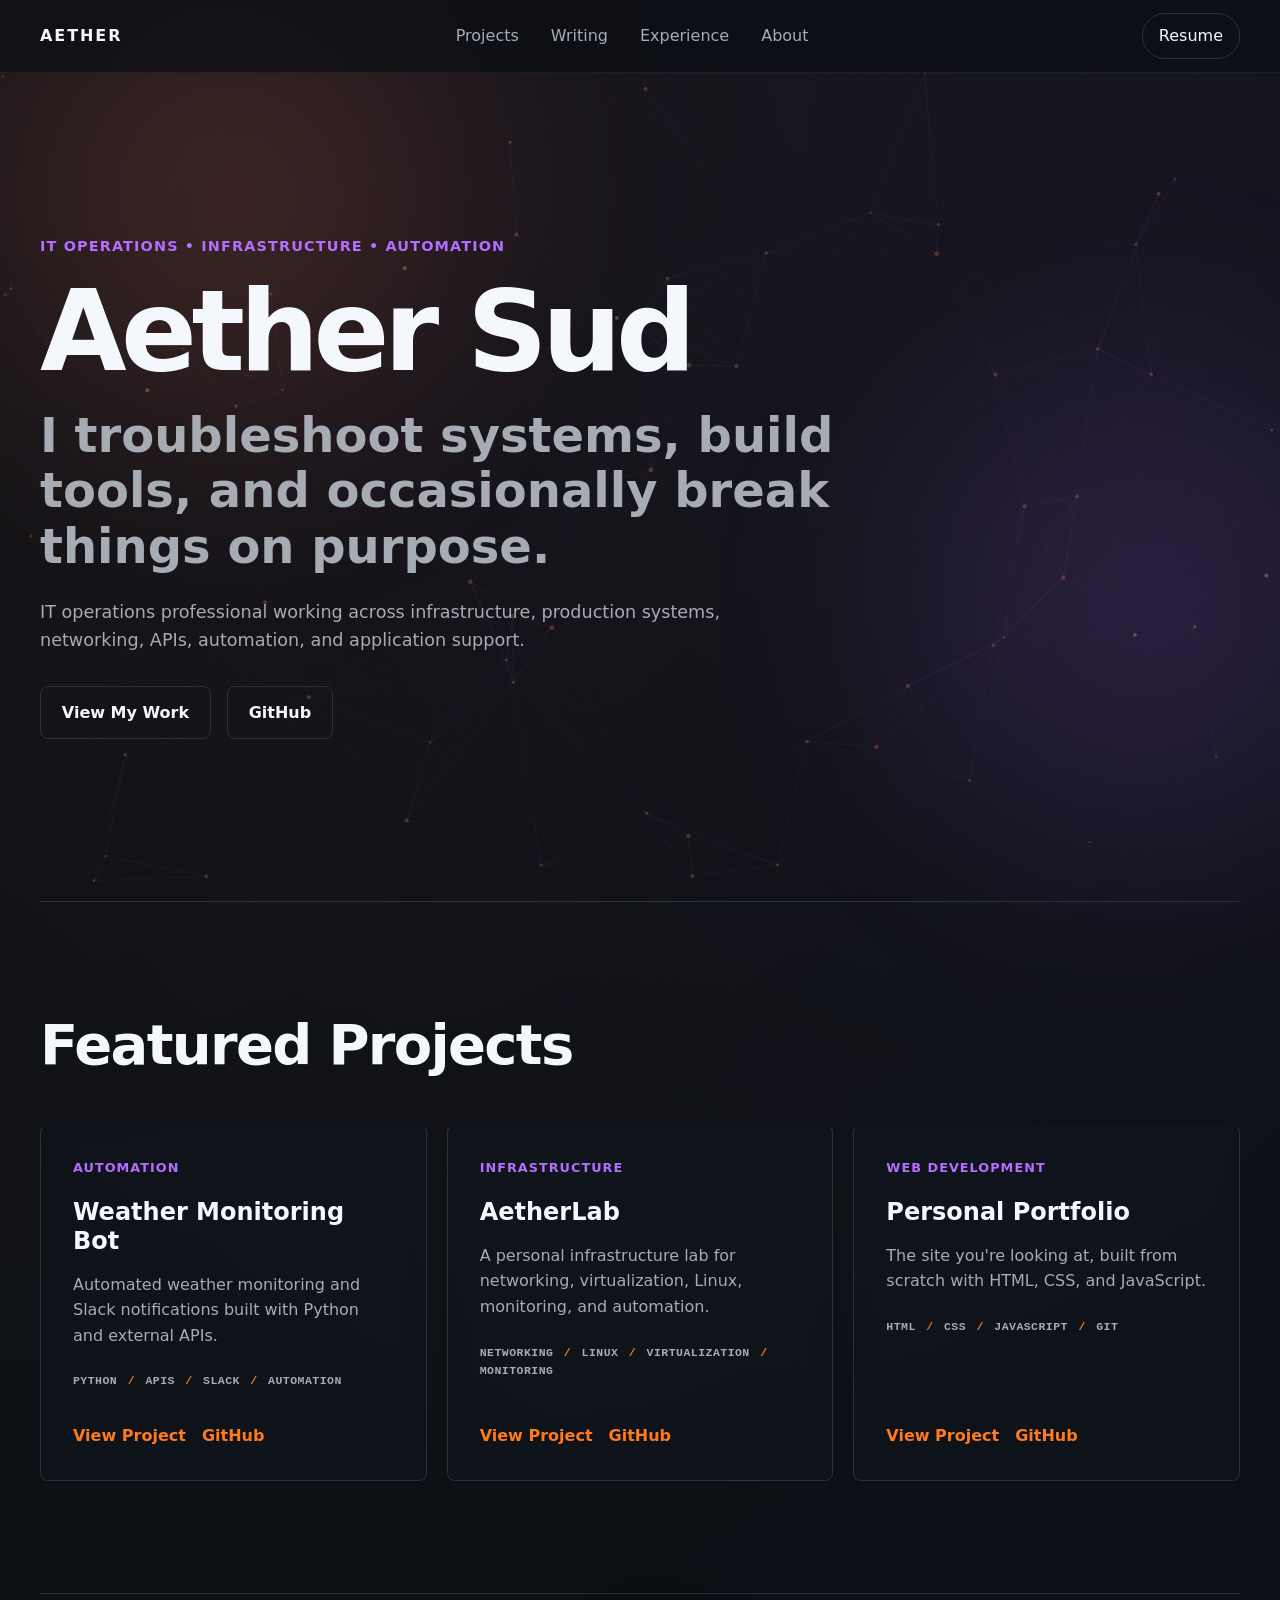
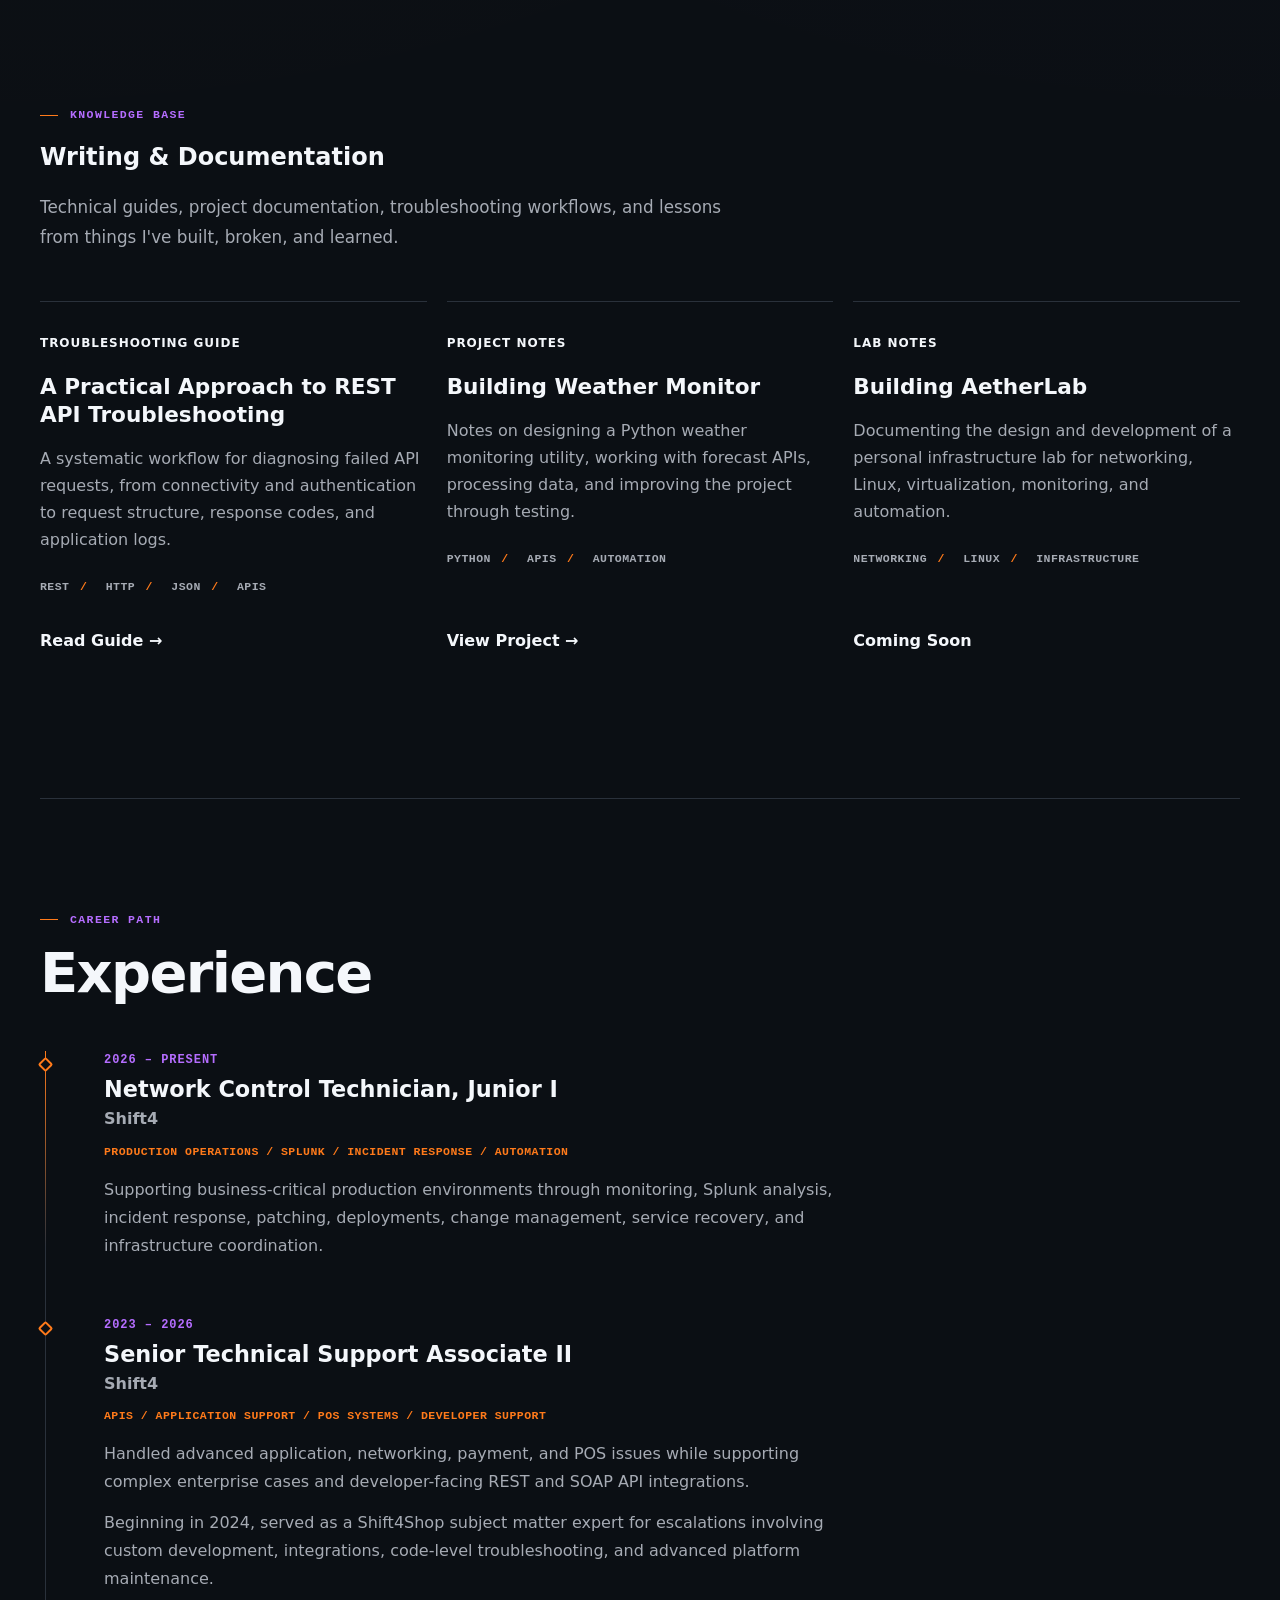
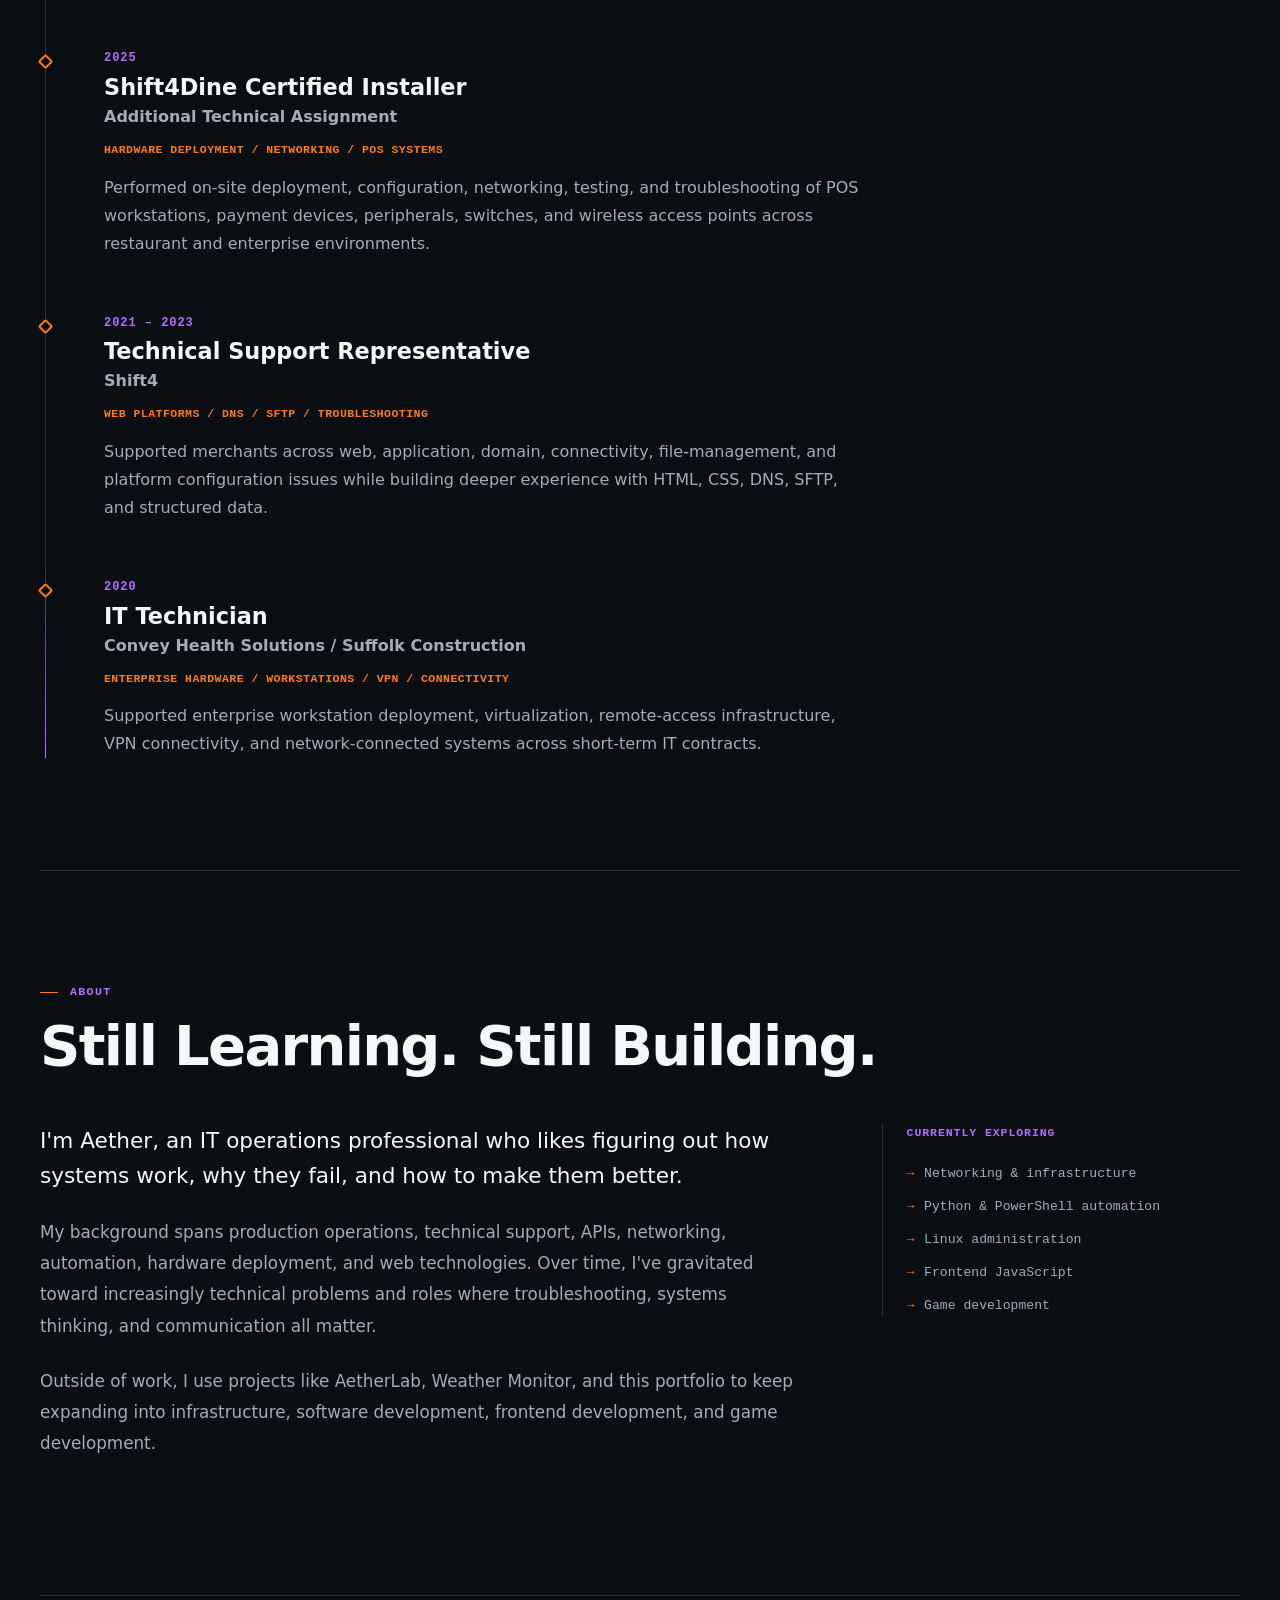
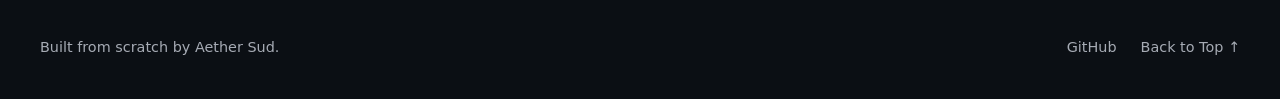
<file: index.html>
<!DOCTYPE html>
<html lang="en">

<head>
    <meta charset="UTF-8">
    <meta name="viewport" content="width=device-width, initial-scale=1.0">
    <meta name="description"
        content="Technical portfolio of Aether Sud, an IT operations professional specializing in infrastructure, automation, APIs, and technical troubleshooting.">
    <title>Aether Sud | IT Operations & Infrastructure</title>
    <link rel="stylesheet" href="css/main.css">
</head>

<body>

    <body>

        <header class="site-header">
            <nav class="navbar">

                <a href="#home" class="logo">AETHER</a>

                <ul class="nav-links">
                    <li><a href="#projects">Projects</a></li>
                    <li><a href="#writing">Writing</a></li>
                    <li><a href="#experience">Experience</a></li>
                    <li><a href="#about">About</a></li>
                </ul>

                <a href="assets/documents/Aether_Sud_Resume.pdf" class="resume-link" target="_blank"
                    rel="noopener noreferrer">
                    Resume
                </a>

                <!-- >>> MOBILE MENU BUTTON <<< -->
                <button class="menu-toggle" type="button" aria-label="Open navigation menu" aria-expanded="false"
                    aria-controls="mobile-menu">
                    <span></span>
                    <span></span>
                    <span></span>
                </button>

            </nav>

            <!-- >>> MOBILE NAVIGATION <<< -->
            <div class="mobile-menu" id="mobile-menu">

                <a href="#projects">Projects</a>
                <a href="#writing">Writing</a>
                <a href="#experience">Experience</a>
                <a href="#about">About</a>
                <a href="assets/documents/Aether_Sud_Resume.pdf" class="mobile-resume-link" target="_blank"
                    rel="noopener noreferrer">
                    Resume
                </a>

            </div>
        </header>

        <main>

            <section id="home" class="hero">

                <!-- Full-width decorative network field -->
                <canvas id="network-canvas" class="network-canvas" aria-hidden="true"></canvas>

                <!-- Keeps actual content aligned with the rest of the site -->
                <div class="hero-inner">

                    <div class="hero-content">
                        <p class="hero-label">IT Operations • Infrastructure • Automation</p>

                        <h1>Aether Sud</h1>

                        <h2>I troubleshoot systems, build tools, and occasionally break things on purpose.</h2>

                        <p class="hero-description">
                            IT operations professional working across infrastructure,
                            production systems, networking, APIs, automation, and
                            application support.
                        </p>

                        <div class="hero-actions">
                            <a href="#projects">View My Work</a>
                            <a href="https://github.com/aetherlumen">GitHub</a>
                        </div>
                    </div>
            </section>

            <section id="projects" class="projects">
                <h2>Featured Projects</h2>

                <div class="project-grid">

                    <article class="project-card reveal reveal-delay-1">
                        <p class="project-category">Automation</p>

                        <h3>Weather Monitoring Bot</h3>

                        <p class="project-description">
                            Automated weather monitoring and Slack notifications built with
                            Python and external APIs.
                        </p>

                        <div class="project-tags">
                            <span>Python</span>
                            <span>APIs</span>
                            <span>Slack</span>
                            <span>Automation</span>
                        </div>

                        <div class="project-links">
                            <a href="projects/weather-monitor/">View Project</a>
                            <a href="#">GitHub</a>
                        </div>

                    </article>

                    <article class="project-card reveal reveal-delay-2">

                        <p class="project-category">Infrastructure</p>

                        <h3>AetherLab</h3>

                        <p class="project-description">
                            A personal infrastructure lab for networking, virtualization,
                            Linux, monitoring, and automation.
                        </p>

                        <div class="project-tags">
                            <span>Networking</span>
                            <span>Linux</span>
                            <span>Virtualization</span>
                            <span>Monitoring</span>
                        </div>

                        <div class="project-links">
                            <a href="#">View Project</a>
                            <a href="#">GitHub</a>
                        </div>

                    </article>

                    <article class="project-card reveal reveal-delay-3">

                        <p class="project-category">Web Development</p>

                        <h3>Personal Portfolio</h3>

                        <p class="project-description">
                            The site you're looking at, built from scratch with HTML,
                            CSS, and JavaScript.
                        </p>

                        <div class="project-tags">
                            <span>HTML</span>
                            <span>CSS</span>
                            <span>JavaScript</span>
                            <span>Git</span>
                        </div>

                        <div class="project-links">
                            <a href="#">View Project</a>
                            <a href="https://github.com/aetherlumen/aether-portfolio">GitHub</a>
                        </div>

                    </article>

                </div>
            </section>

            <!-- =====================================================
     WRITING & DOCUMENTATION
     Featured technical writing and documentation.
     Add new featured articles to .writing-grid below.
     ===================================================== -->

            <section id="writing" class="writing section-container">

                <div class="section-heading">
                    <p class="section-label">KNOWLEDGE BASE</p>
                    <h2>Writing & Documentation</h2>

                    <p class="section-description">
                        Technical guides, project documentation, troubleshooting
                        workflows, and lessons from things I've built, broken,
                        and learned.
                    </p>
                </div>

                <div class="writing-grid">

                    <!-- REST API TROUBLESHOOTING -->
                    <article class="writing-card">

                        <p class="writing-type">TROUBLESHOOTING GUIDE</p>

                        <h3>A Practical Approach to REST API Troubleshooting</h3>

                        <p>
                            A systematic workflow for diagnosing failed API requests,
                            from connectivity and authentication to request structure,
                            response codes, and application logs.
                        </p>

                        <div class="writing-tags">
                            <span>REST</span>
                            <span>HTTP</span>
                            <span>JSON</span>
                            <span>APIs</span>
                        </div>

                        <a href="writing/rest-api-troubleshooting/index.html" class="writing-link">
                            Read Guide →
                        </a>

                    </article>


                    <!-- WEATHER MONITOR -->
                    <article class="writing-card">

                        <p class="writing-type">PROJECT NOTES</p>

                        <h3>Building Weather Monitor</h3>

                        <p>
                            Notes on designing a Python weather monitoring utility,
                            working with forecast APIs, processing data, and improving
                            the project through testing.
                        </p>

                        <div class="writing-tags">
                            <span>Python</span>
                            <span>APIs</span>
                            <span>Automation</span>
                        </div>

                        <a href="projects/weather-monitor/index.html" class="writing-link">
                            View Project →
                        </a>

                    </article>


                    <!-- AETHERLAB -->
                    <article class="writing-card">

                        <p class="writing-type">LAB NOTES</p>

                        <h3>Building AetherLab</h3>

                        <p>
                            Documenting the design and development of a personal
                            infrastructure lab for networking, Linux, virtualization,
                            monitoring, and automation.
                        </p>

                        <div class="writing-tags">
                            <span>Networking</span>
                            <span>Linux</span>
                            <span>Infrastructure</span>
                        </div>

                        <a href="#" class="writing-link">
                            Coming Soon
                        </a>

                    </article>

                </div>

            </section>
            <!-- =====================================================
     EXPERIENCE
     Career progression and technical focus.
     Keep this concise; the resume contains full detail.
     ===================================================== -->

            <section id="experience" class="experience">

                <p class="section-label">Career Path</p>
                <h2>Experience</h2>

                <div class="timeline">

                    <!-- =================================================
             NETWORK CONTROL TECHNICIAN
             ================================================= -->

                    <article class="timeline-item reveal">

                        <div class="timeline-marker"></div>

                        <div class="timeline-content">

                            <p class="timeline-date">2026 – Present</p>

                            <h3>Network Control Technician, Junior I</h3>

                            <p class="timeline-company">Shift4</p>

                            <p class="timeline-focus">
                                Production Operations / Splunk / Incident Response / Automation
                            </p>

                            <p>
                                Supporting business-critical production environments through
                                monitoring, Splunk analysis, incident response, patching,
                                deployments, change management, service recovery, and
                                infrastructure coordination.
                            </p>

                        </div>

                    </article>


                    <!-- =================================================
             SENIOR TECHNICAL SUPPORT
             ================================================= -->

                    <article class="timeline-item reveal">

                        <div class="timeline-marker"></div>

                        <div class="timeline-content">

                            <p class="timeline-date">2023 – 2026</p>

                            <h3>Senior Technical Support Associate II</h3>

                            <p class="timeline-company">Shift4</p>

                            <p class="timeline-focus">
                                APIs / Application Support / POS Systems / Developer Support
                            </p>

                            <p>
                                Handled advanced application, networking, payment, and POS
                                issues while supporting complex enterprise cases and
                                developer-facing REST and SOAP API integrations.
                            </p>

                            <p>
                                Beginning in 2024, served as a Shift4Shop subject matter
                                expert for escalations involving custom development,
                                integrations, code-level troubleshooting, and advanced
                                platform maintenance.
                            </p>

                        </div>

                    </article>


                    <!-- =================================================
             SHIFT4DINE INSTALLER
             Additional technical assignment alongside Senior Support.
             ================================================= -->

                    <article class="timeline-item reveal">

                        <div class="timeline-marker"></div>

                        <div class="timeline-content">

                            <p class="timeline-date">2025</p>

                            <h3>Shift4Dine Certified Installer</h3>

                            <p class="timeline-company">Additional Technical Assignment</p>

                            <p class="timeline-focus">
                                Hardware Deployment / Networking / POS Systems
                            </p>

                            <p>
                                Performed on-site deployment, configuration, networking,
                                testing, and troubleshooting of POS workstations, payment
                                devices, peripherals, switches, and wireless access points
                                across restaurant and enterprise environments.
                            </p>

                        </div>

                    </article>


                    <!-- =================================================
             TECHNICAL SUPPORT
             ================================================= -->

                    <article class="timeline-item reveal">

                        <div class="timeline-marker"></div>

                        <div class="timeline-content">

                            <p class="timeline-date">2021 – 2023</p>

                            <h3>Technical Support Representative</h3>

                            <p class="timeline-company">Shift4</p>

                            <p class="timeline-focus">
                                Web Platforms / DNS / SFTP / Troubleshooting
                            </p>

                            <p>
                                Supported merchants across web, application, domain,
                                connectivity, file-management, and platform configuration
                                issues while building deeper experience with HTML, CSS,
                                DNS, SFTP, and structured data.
                            </p>

                        </div>

                    </article>


                    <!-- =================================================
             EARLY IT CONTRACTS
             ================================================= -->

                    <article class="timeline-item reveal">

                        <div class="timeline-marker"></div>

                        <div class="timeline-content">

                            <p class="timeline-date">2020</p>

                            <h3>IT Technician</h3>

                            <p class="timeline-company">
                                Convey Health Solutions / Suffolk Construction
                            </p>

                            <p class="timeline-focus">
                                Enterprise Hardware / Workstations / VPN / Connectivity
                            </p>

                            <p>
                                Supported enterprise workstation deployment, virtualization,
                                remote-access infrastructure, VPN connectivity, and
                                network-connected systems across short-term IT contracts.
                            </p>

                        </div>

                    </article>

                </div>

            </section>

            <section id="about" class="about">

                <p class="section-label">About</p>
                <h2>Still Learning. Still Building.</h2>

                <div class="about-grid">

                    <div class="about-copy">

                        <p class="about-intro">
                            I'm Aether, an IT operations professional who likes figuring out
                            how systems work, why they fail, and how to make them better.
                        </p>

                        <p>
                            My background spans production operations, technical support,
                            APIs, networking, automation, hardware deployment, and web
                            technologies. Over time, I've gravitated toward increasingly
                            technical problems and roles where troubleshooting, systems
                            thinking, and communication all matter.
                        </p>

                        <p>
                            Outside of work, I use projects like AetherLab, Weather Monitor,
                            and this portfolio to keep expanding into infrastructure,
                            software development, frontend development, and game development.
                        </p>

                    </div>

                    <aside class="about-sidebar">

                        <p class="about-sidebar-label">CURRENTLY EXPLORING</p>

                        <ul>
                            <li>Networking & infrastructure</li>
                            <li>Python & PowerShell automation</li>
                            <li>Linux administration</li>
                            <li>Frontend JavaScript</li>
                            <li>Game development</li>
                        </ul>

                    </aside>

                </div>

            </section>
        </main>

        <footer class="site-footer">

            <div class="footer-content">

                <p>
                    Built from scratch by Aether Sud.
                </p>

                <div class="footer-links">
                    <a href="https://github.com/aetherlumen">GitHub</a>
                    <a href="#home">Back to Top ↑</a>
                </div>

            </div>

        </footer>

        <script src="js/main.js"></script>
    </body>

</html>
</file>
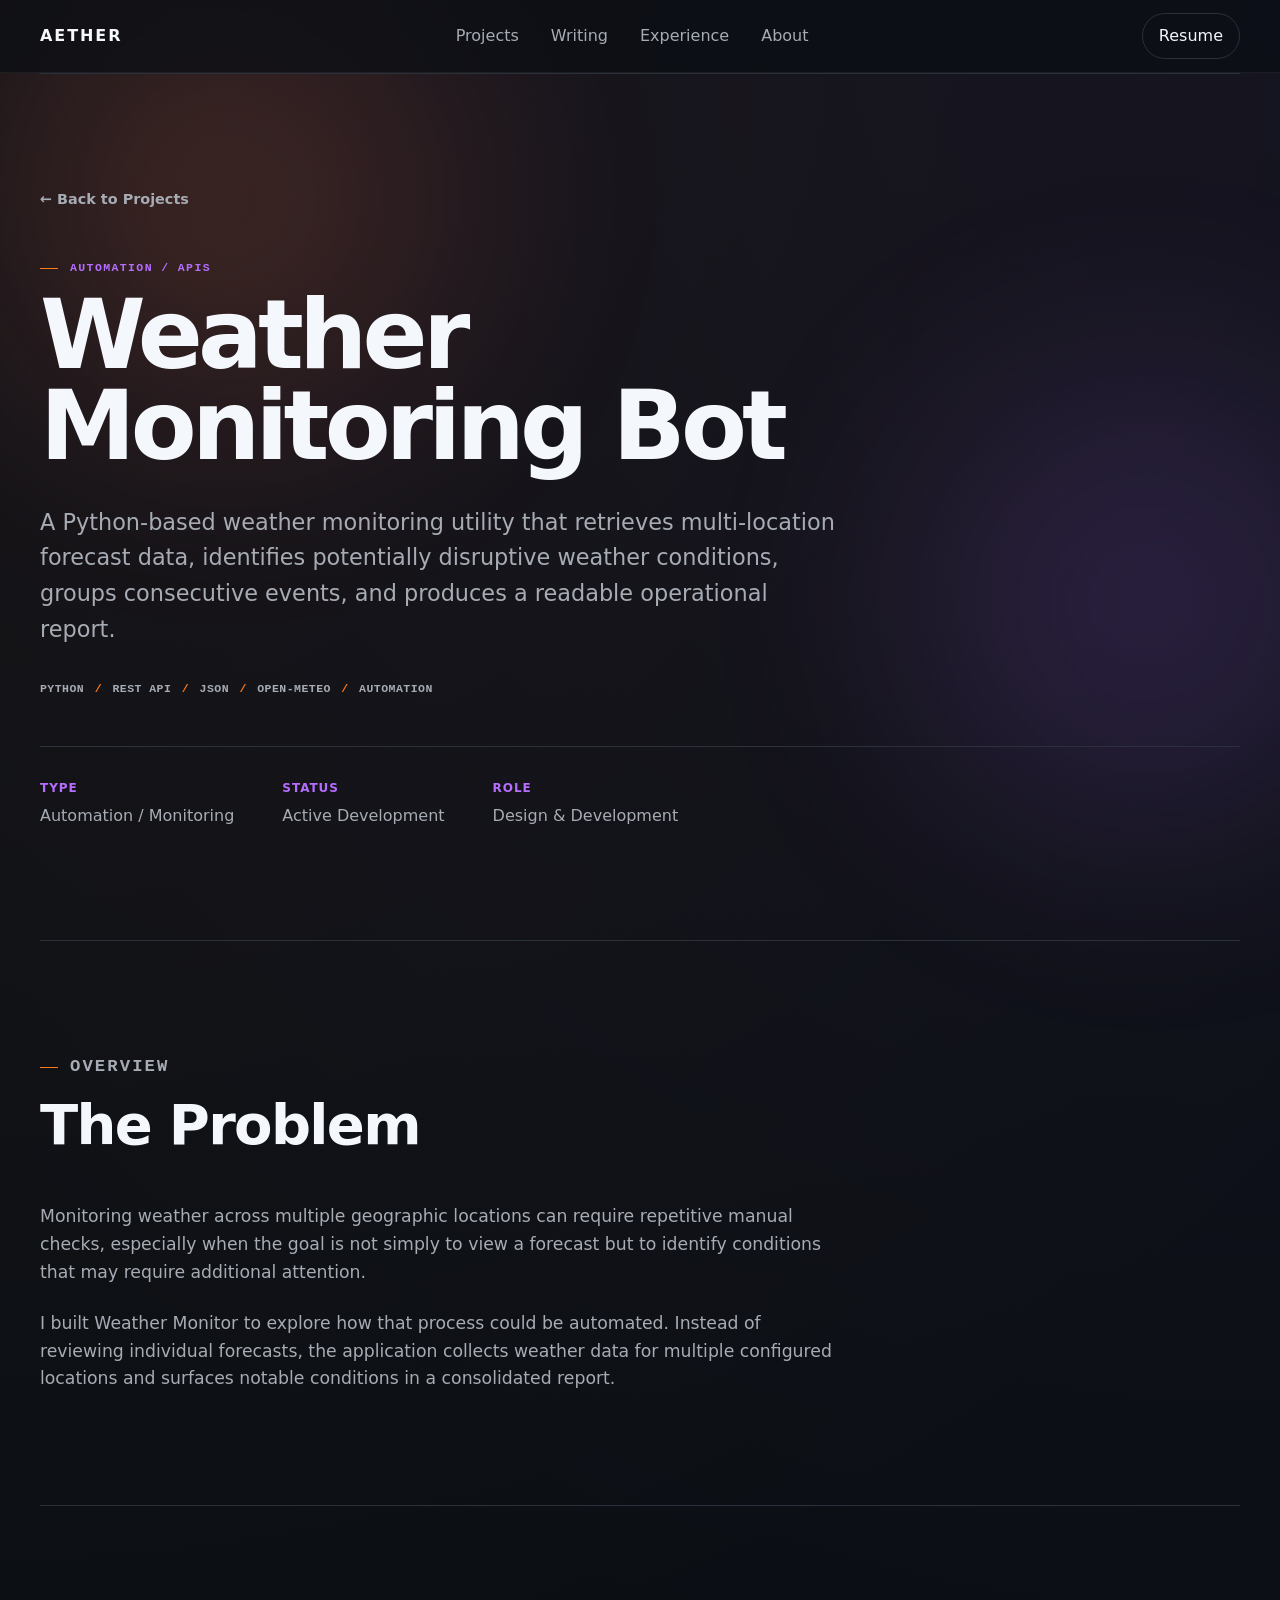
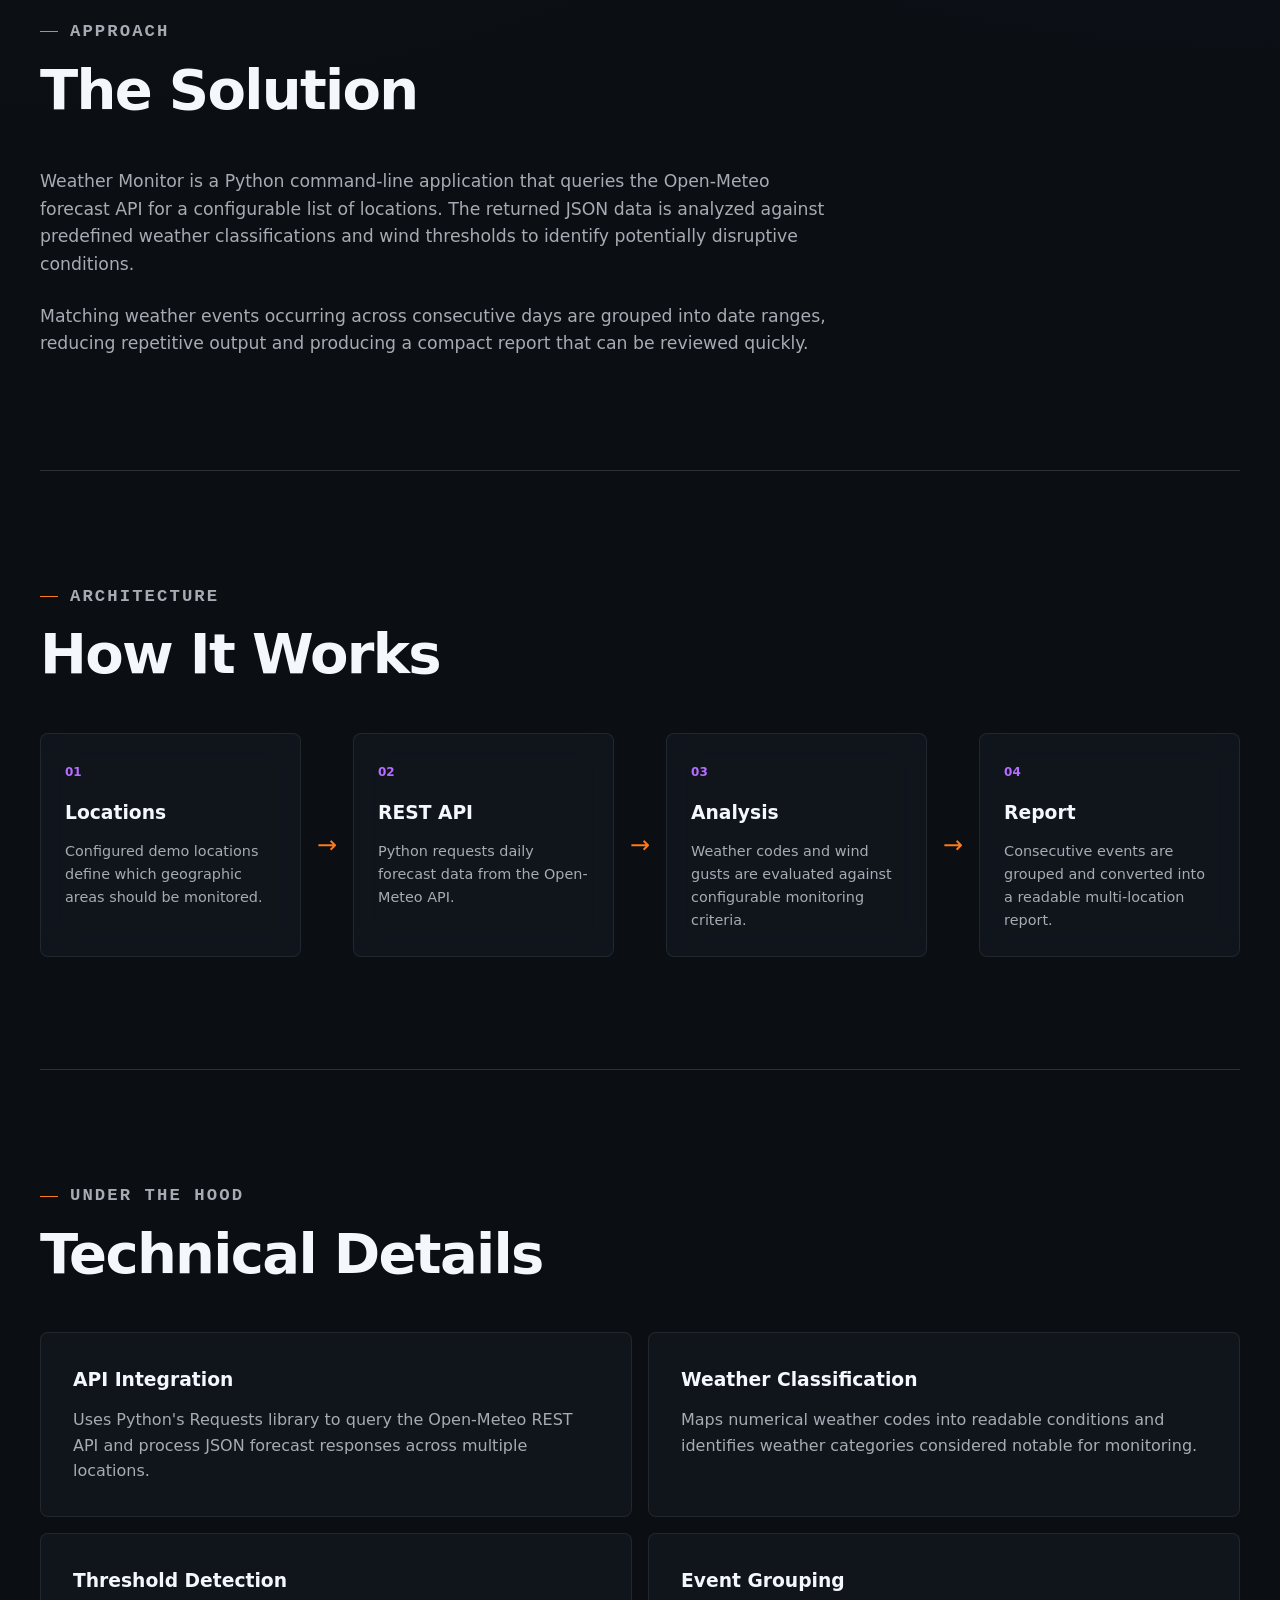
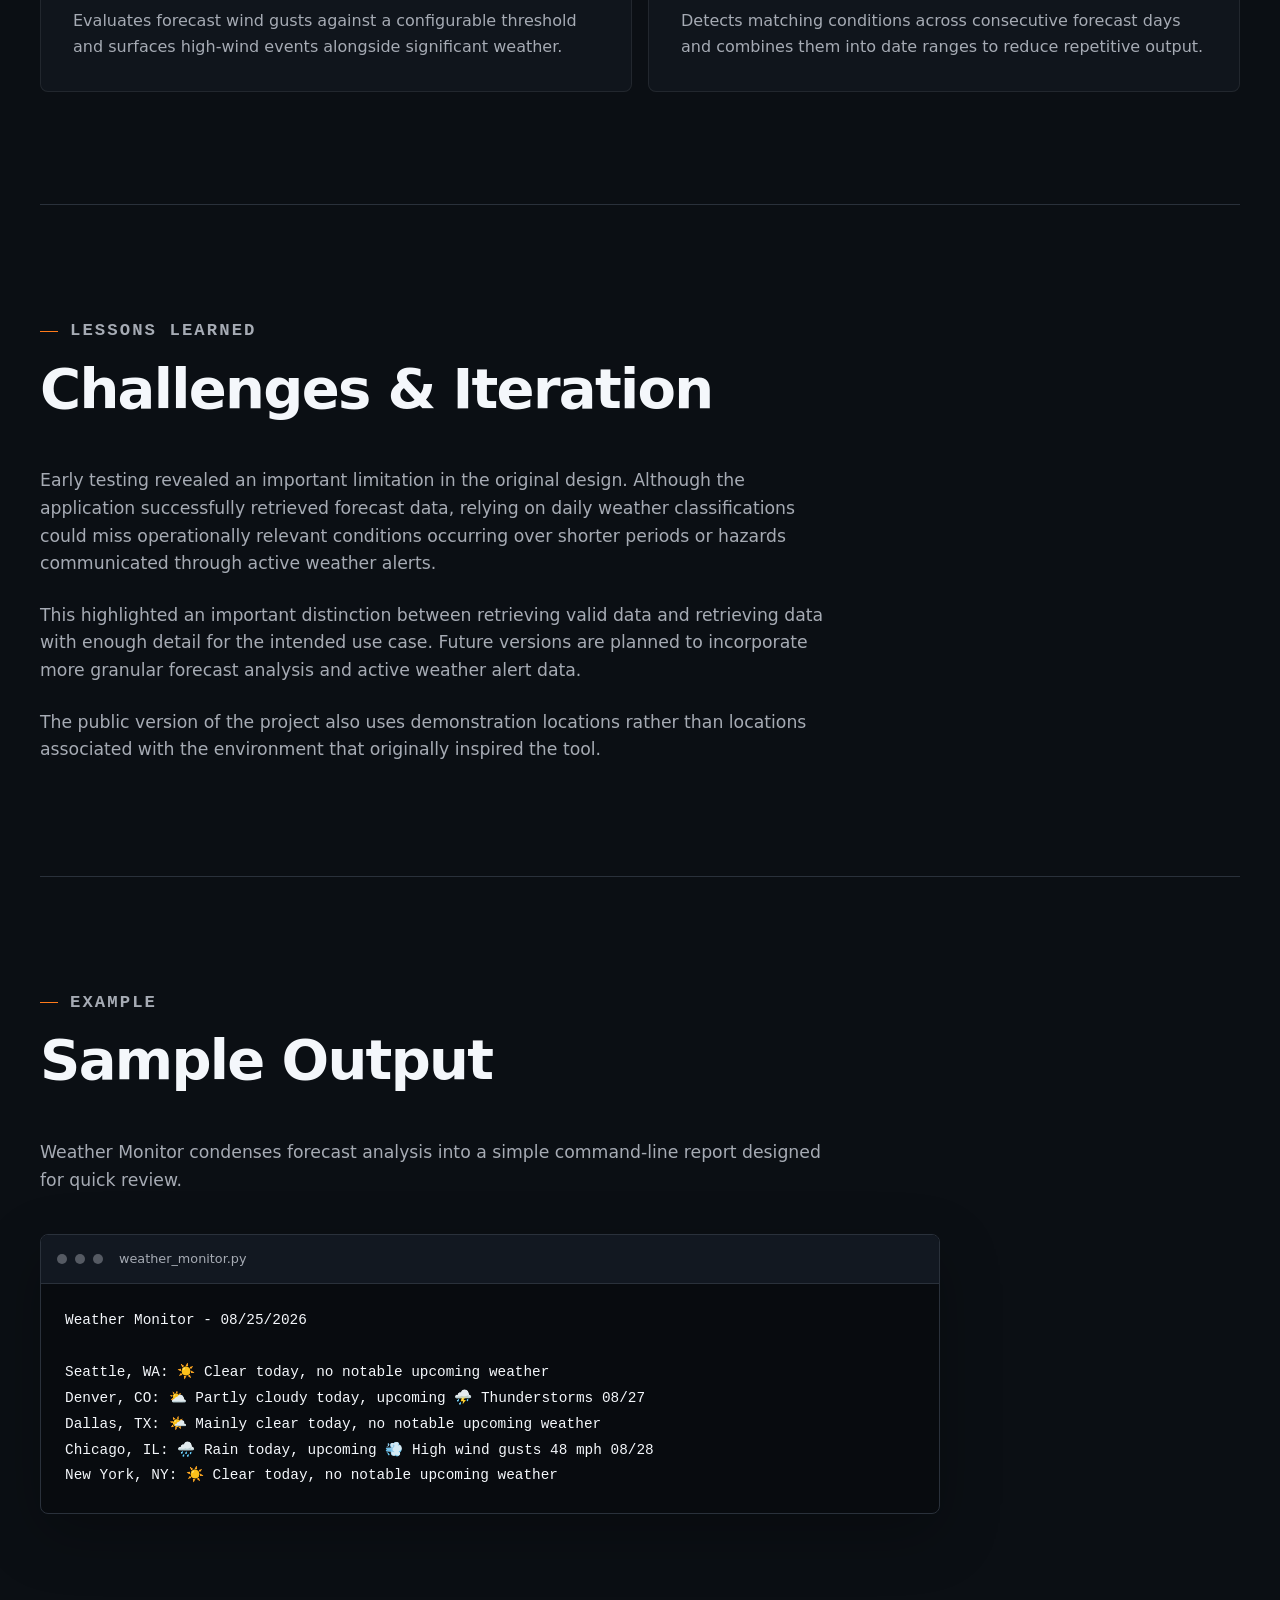
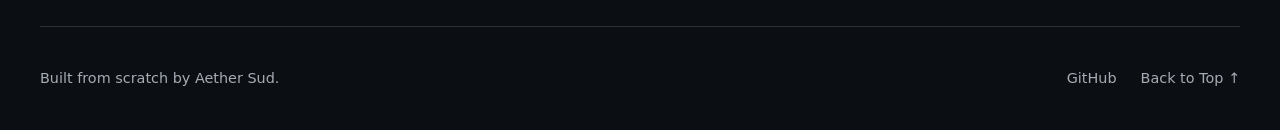
<file: projects/weather-monitor/index.html>
<!DOCTYPE html>
<html lang="en">

<head>
    <meta charset="UTF-8">
    <meta name="viewport" content="width=device-width, initial-scale=1.0">

    <!-- >>> EDIT: Project page title / SEO description <<< -->
    <title>Weather Monitoring Bot | Aether Sud</title>

    <meta name="description"
        content="Case study for a Python-based weather monitoring and alerting tool built by Aether Sud.">

    <!-- Project pages reuse the main site stylesheet -->
    <link rel="stylesheet" href="../../css/main.css">
</head>

<body id="top">

    <header class="site-header">
        <nav class="navbar">

            <!-- ../../ returns from /projects/weather-monitor/ back to the site root -->
            <a href="../../index.html#home" class="logo">AETHER</a>

            <ul class="nav-links">
                <li><a href="../../index.html#projects">Projects</a></li>
                <li><a href="../../index.html#writing">Writing</a></li>
                <li><a href="../../index.html#experience">Experience</a></li>
                <li><a href="../../index.html#about">About</a></li>
            </ul>

            <a href="../../assets/documents/Aether_Sud_Resume.pdf" class="resume-link" target="_blank"
                rel="noopener noreferrer">
                Resume
            </a>

            <button class="menu-toggle" type="button" aria-label="Open navigation menu" aria-expanded="false"
                aria-controls="mobile-menu">
                <span></span>
                <span></span>
                <span></span>
            </button>

        </nav>

        <div class="mobile-menu" id="mobile-menu">
            <a href="../../index.html#projects">Projects</a>
            <a href="../../index.html#writing">Writing</a>
            <a href="../../index.html#experience">Experience</a>
            <a href="../../index.html#about">About</a>
            <a href="../../assets/documents/Aether_Sud_Resume.pdf" class="resume-link" target="_blank"
                rel="noopener noreferrer">
                Resume
            </a>
        </div>
    </header>


    <main class="project-page">

        <!-- =================================================
             PROJECT HERO
             ================================================= -->

        <section class="project-hero">

            <a href="../../index.html#projects" class="project-back-link">
                ← Back to Projects
            </a>

            <!-- >>> EDIT: Project category <<< -->
            <p class="section-label">Automation / APIs</p>

            <!-- >>> EDIT: Project name <<< -->
            <h1>Weather Monitoring Bot</h1>

            <!-- >>> EDIT: Short project summary <<< -->
            <p class="project-lead">
                A Python-based weather monitoring utility that retrieves multi-location
                forecast data, identifies potentially disruptive weather conditions,
                groups consecutive events, and produces a readable operational report.
            </p>

            <div class="project-tags">
                <span>Python</span>
                <span>REST API</span>
                <span>JSON</span>
                <span>Open-Meteo</span>
                <span>Automation</span>
            </div>

            <div class="project-meta">

                <div>
                    <span class="project-meta-label">Type</span>
                    <p>Automation / Monitoring</p>
                </div>

                <div>
                    <span class="project-meta-label">Status</span>
                    <p>Active Development</p>
                </div>

                <div>
                    <span class="project-meta-label">Role</span>
                    <p>Design & Development</p>
                </div>

            </div>

        </section>


        <!-- =================================================
             OVERVIEW
             ================================================= -->

        <section class="project-section">

            <p class="section-label">Overview</p>
            <h2>The Problem</h2>

            <p>
                Monitoring weather across multiple geographic locations can require
                repetitive manual checks, especially when the goal is not simply to
                view a forecast but to identify conditions that may require additional
                attention.
            </p>

            <p>
                I built Weather Monitor to explore how that process could be automated.
                Instead of reviewing individual forecasts, the application collects
                weather data for multiple configured locations and surfaces notable
                conditions in a consolidated report.
            </p>

        </section>


        <!-- =================================================
             SOLUTION
             ================================================= -->

        <section class="project-section">

            <p class="section-label">Approach</p>
            <h2>The Solution</h2>

            <p>
                Weather Monitor is a Python command-line application that queries the
                Open-Meteo forecast API for a configurable list of locations. The
                returned JSON data is analyzed against predefined weather
                classifications and wind thresholds to identify potentially disruptive
                conditions.
            </p>

            <p>
                Matching weather events occurring across consecutive days are grouped
                into date ranges, reducing repetitive output and producing a compact
                report that can be reviewed quickly.
            </p>

        </section>


        <!-- =================================================
             ARCHITECTURE
             ================================================= -->

        <section class="project-section">

            <p class="section-label">Architecture</p>
            <h2>How It Works</h2>

            <div class="architecture-flow">

                <div class="architecture-node">
                    <span>01</span>
                    <h3>Locations</h3>
                    <p>
                        Configured demo locations define which geographic areas
                        should be monitored.
                    </p>
                </div>

                <div class="architecture-arrow">→</div>

                <div class="architecture-node">
                    <span>02</span>
                    <h3>REST API</h3>
                    <p>
                        Python requests daily forecast data from the
                        Open-Meteo API.
                    </p>
                </div>

                <div class="architecture-arrow">→</div>

                <div class="architecture-node">
                    <span>03</span>
                    <h3>Analysis</h3>
                    <p>
                        Weather codes and wind gusts are evaluated against
                        configurable monitoring criteria.
                    </p>
                </div>

                <div class="architecture-arrow">→</div>

                <div class="architecture-node">
                    <span>04</span>
                    <h3>Report</h3>
                    <p>
                        Consecutive events are grouped and converted into a
                        readable multi-location report.
                    </p>
                </div>

            </div>

        </section>


        <!-- =================================================
             TECHNICAL DETAILS
             ================================================= -->

        <section class="project-section">

            <p class="section-label">Under the Hood</p>
            <h2>Technical Details</h2>

            <div class="project-detail-grid">

                <article class="project-detail-card">
                    <h3>API Integration</h3>
                    <p>
                        Uses Python's Requests library to query the Open-Meteo REST API
                        and process JSON forecast responses across multiple locations.
                    </p>
                </article>

                <article class="project-detail-card">
                    <h3>Weather Classification</h3>
                    <p>
                        Maps numerical weather codes into readable conditions and
                        identifies weather categories considered notable for monitoring.
                    </p>
                </article>

                <article class="project-detail-card">
                    <h3>Threshold Detection</h3>
                    <p>
                        Evaluates forecast wind gusts against a configurable threshold
                        and surfaces high-wind events alongside significant weather.
                    </p>
                </article>

                <article class="project-detail-card">
                    <h3>Event Grouping</h3>
                    <p>
                        Detects matching conditions across consecutive forecast days
                        and combines them into date ranges to reduce repetitive output.
                    </p>
                </article>

            </div>

        </section>


        <!-- =================================================
             CHALLENGES
             ================================================= -->

        <section class="project-section">

            <p class="section-label">Lessons Learned</p>
            <h2>Challenges & Iteration</h2>

            <div class="project-story">

                <p>
                    Early testing revealed an important limitation in the original
                    design. Although the application successfully retrieved forecast
                    data, relying on daily weather classifications could miss
                    operationally relevant conditions occurring over shorter periods
                    or hazards communicated through active weather alerts.
                </p>

                <p>
                    This highlighted an important distinction between retrieving valid
                    data and retrieving data with enough detail for the intended use
                    case. Future versions are planned to incorporate more granular
                    forecast analysis and active weather alert data.
                </p>

                <p>
                    The public version of the project also uses demonstration locations
                    rather than locations associated with the environment that
                    originally inspired the tool.
                </p>

            </div>

        </section>


        <!-- =================================================
             CODE / LINKS
             ================================================= -->

        <section class="project-section">

            <p class="section-label">Example</p>
            <h2>Sample Output</h2>

            <p>
                Weather Monitor condenses forecast analysis into a simple
                command-line report designed for quick review.
            </p>

            <div class="terminal-window">

                <div class="terminal-header">
                    <span></span>
                    <span></span>
                    <span></span>

                    <p>weather_monitor.py</p>
                </div>

                <pre class="terminal-output"><code>Weather Monitor - 08/25/2026

Seattle, WA: ☀️ Clear today, no notable upcoming weather
Denver, CO: ⛅ Partly cloudy today, upcoming ⛈️ Thunderstorms 08/27
Dallas, TX: 🌤️ Mainly clear today, no notable upcoming weather
Chicago, IL: 🌧️ Rain today, upcoming 💨 High wind gusts 48 mph 08/28
New York, NY: ☀️ Clear today, no notable upcoming weather</code></pre>

            </div>

        </section>

    </main>


    <footer class="site-footer">

        <div class="footer-content">

            <p>Built from scratch by Aether Sud.</p>

            <div class="footer-links">
                <a href="https://github.com/aetherlumen">GitHub</a>
                <a href="#top">Back to Top ↑</a>
            </div>

        </div>

    </footer>

    <script src="../../js/main.js"></script>

</body>

</html>
</file>
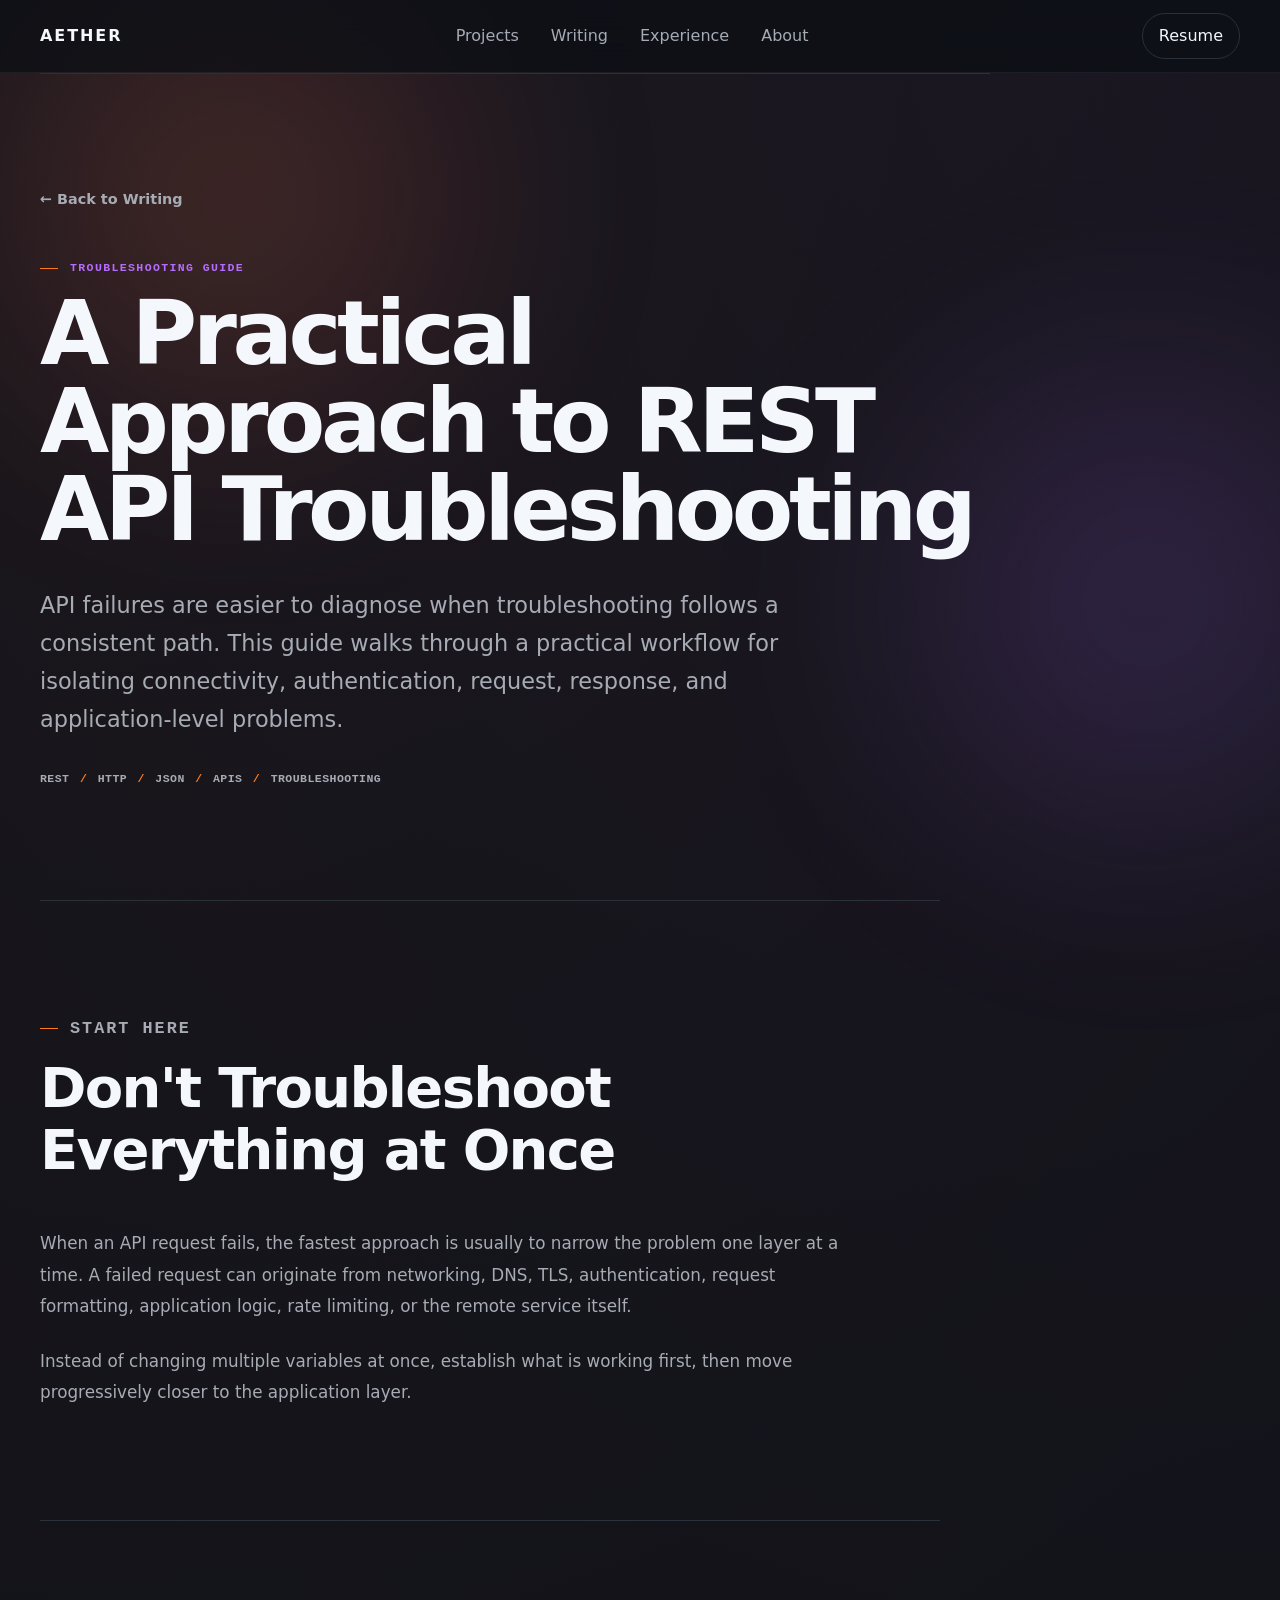
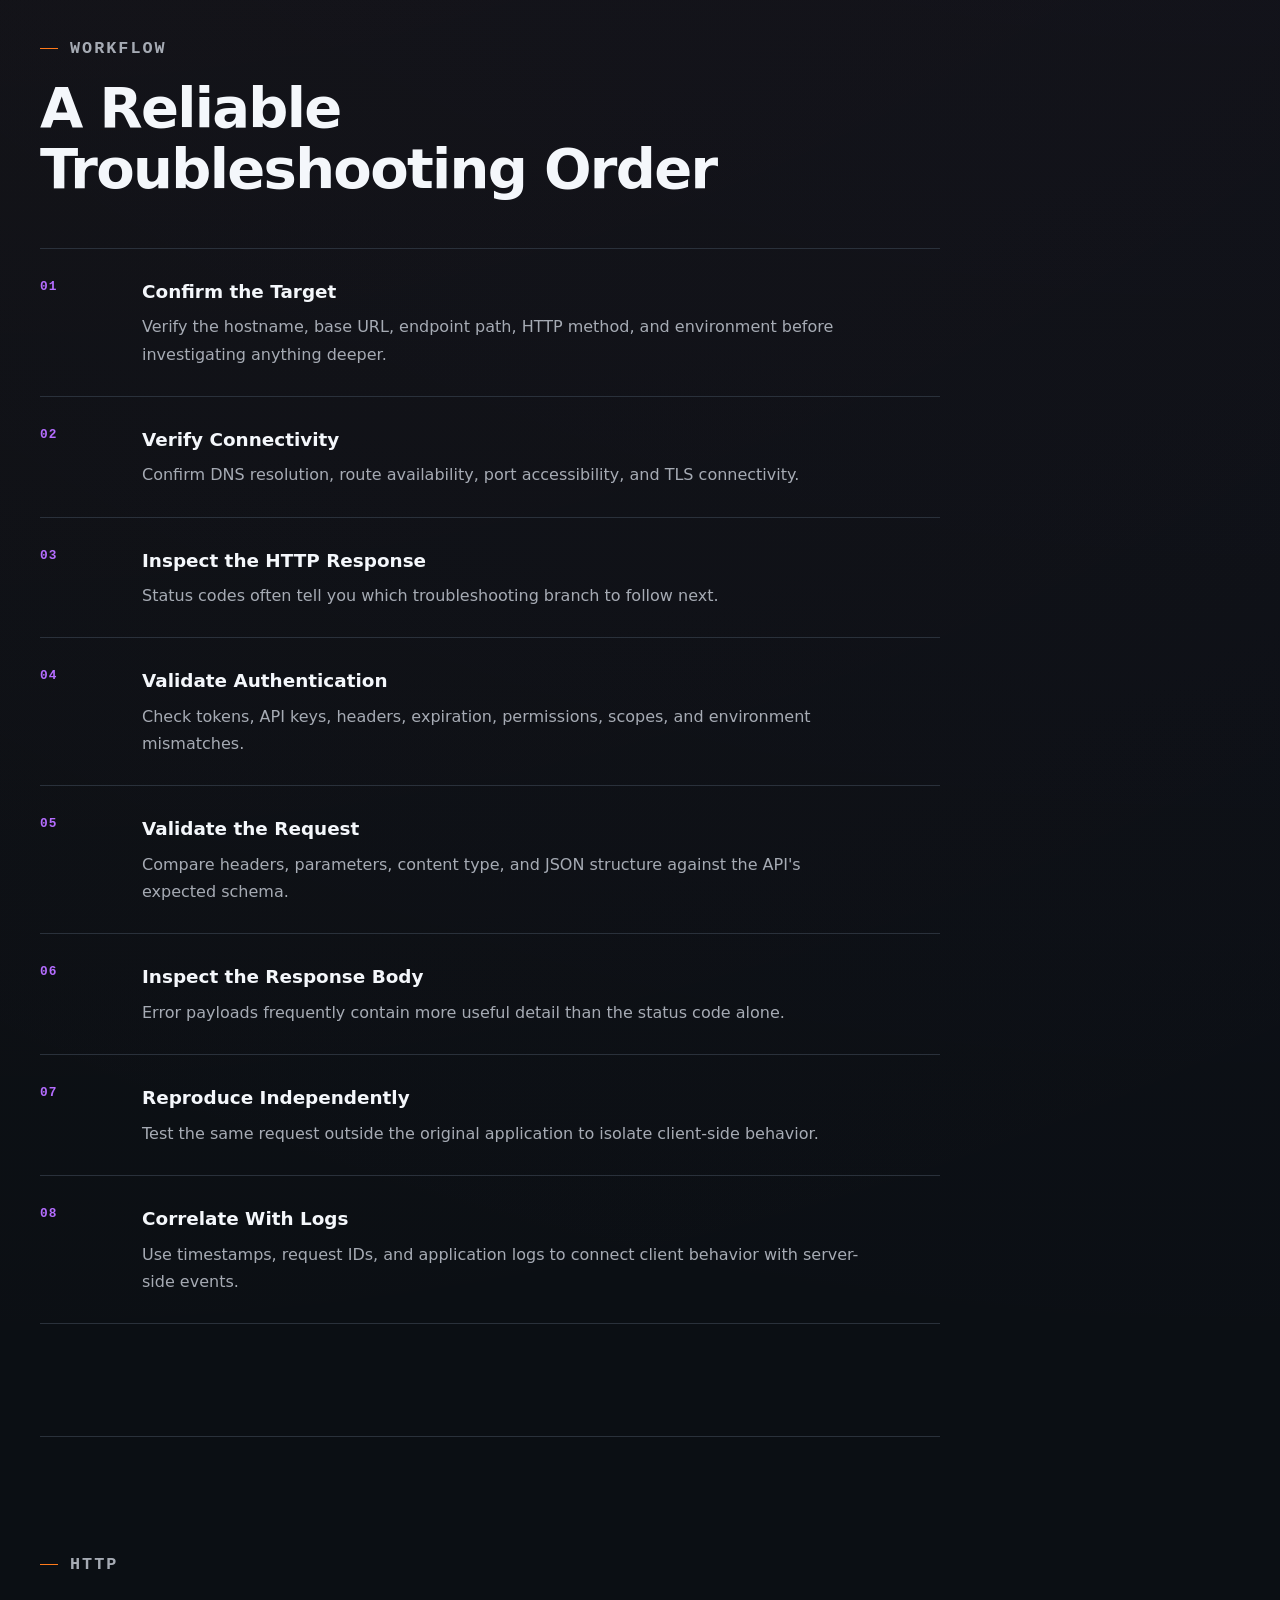
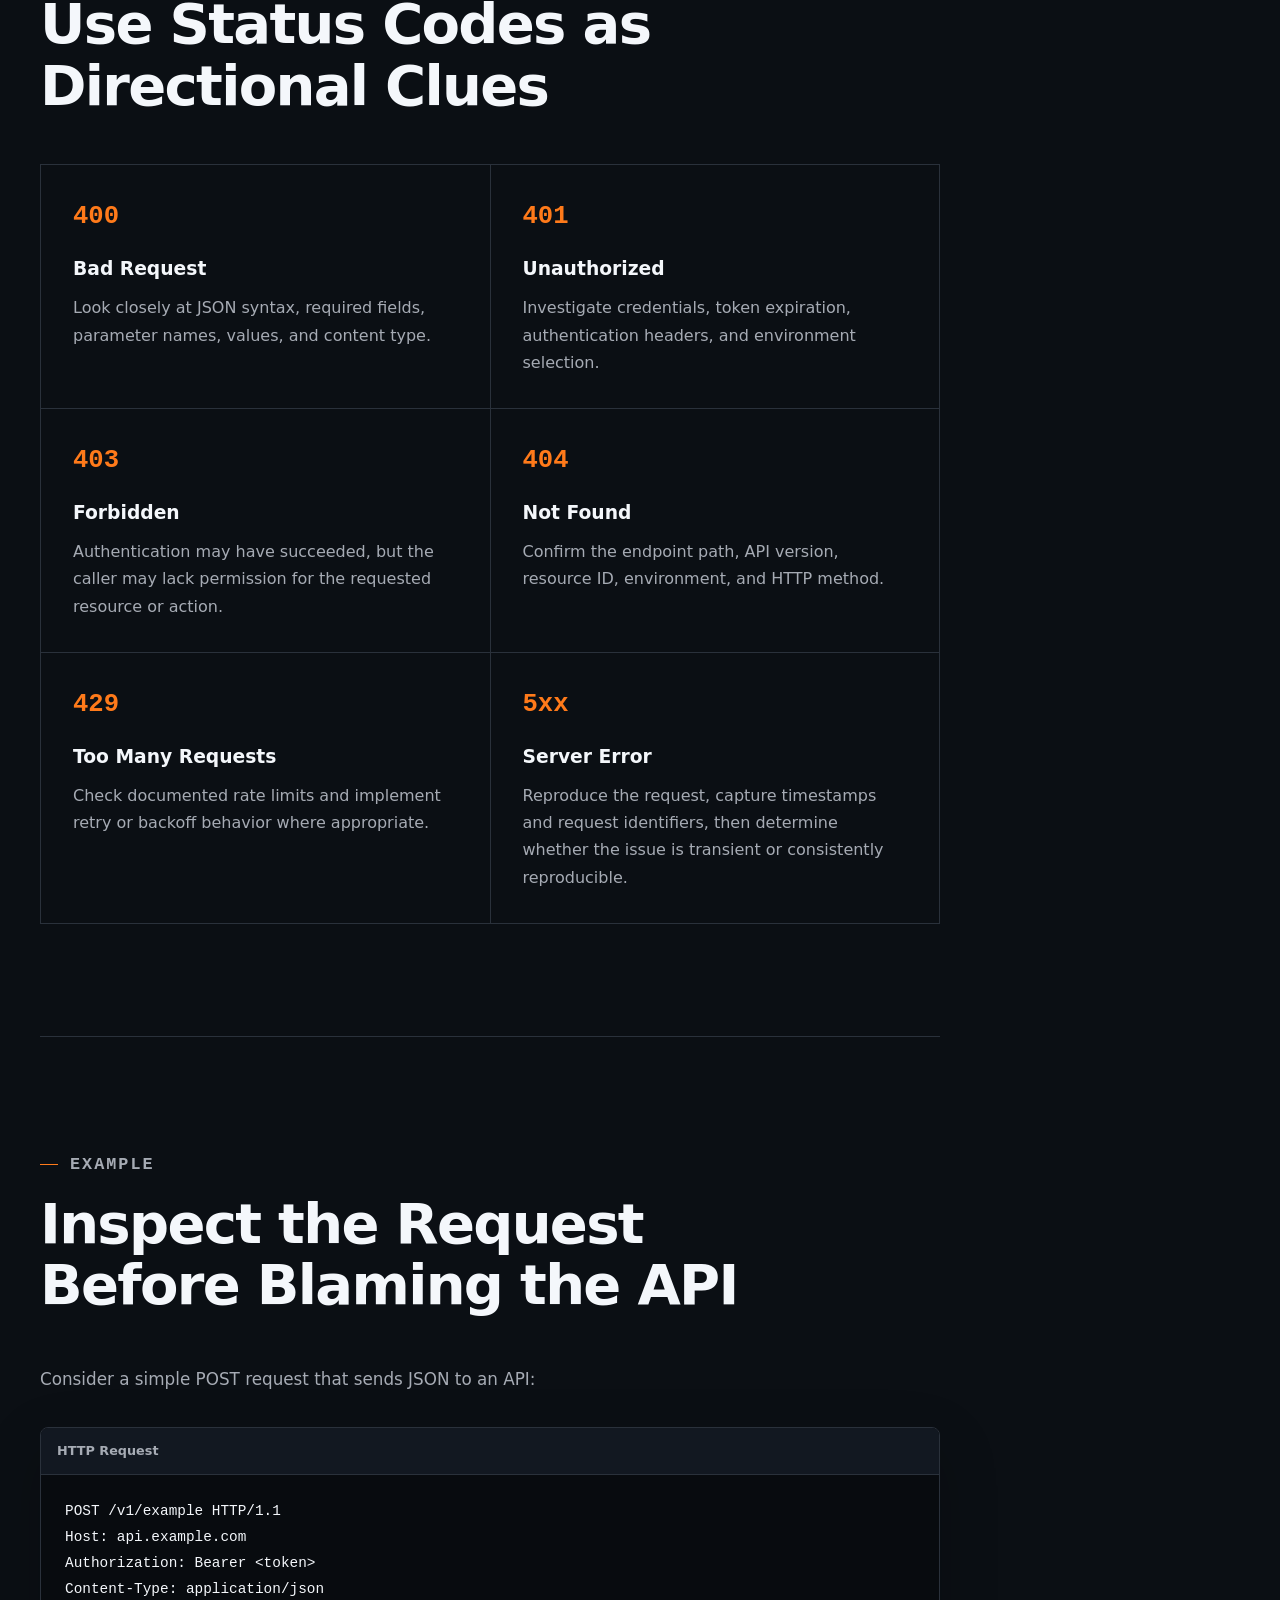
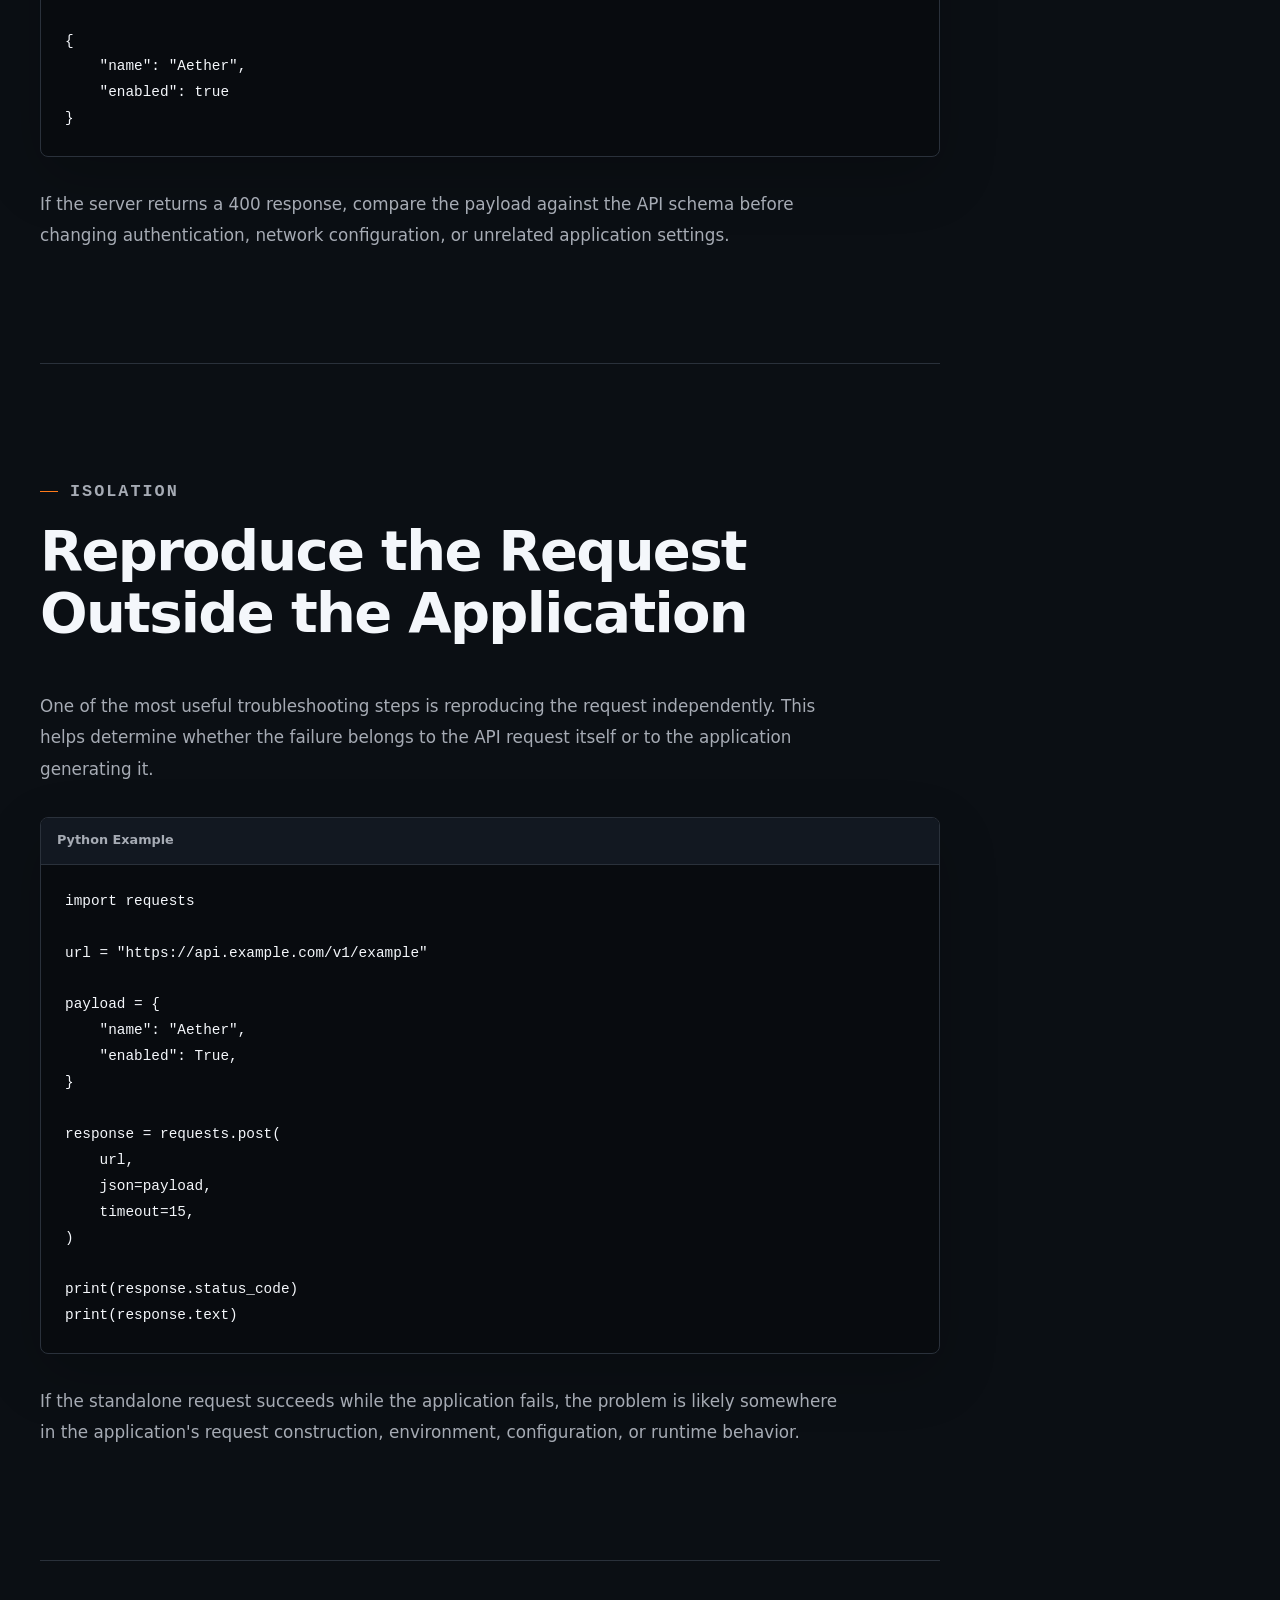
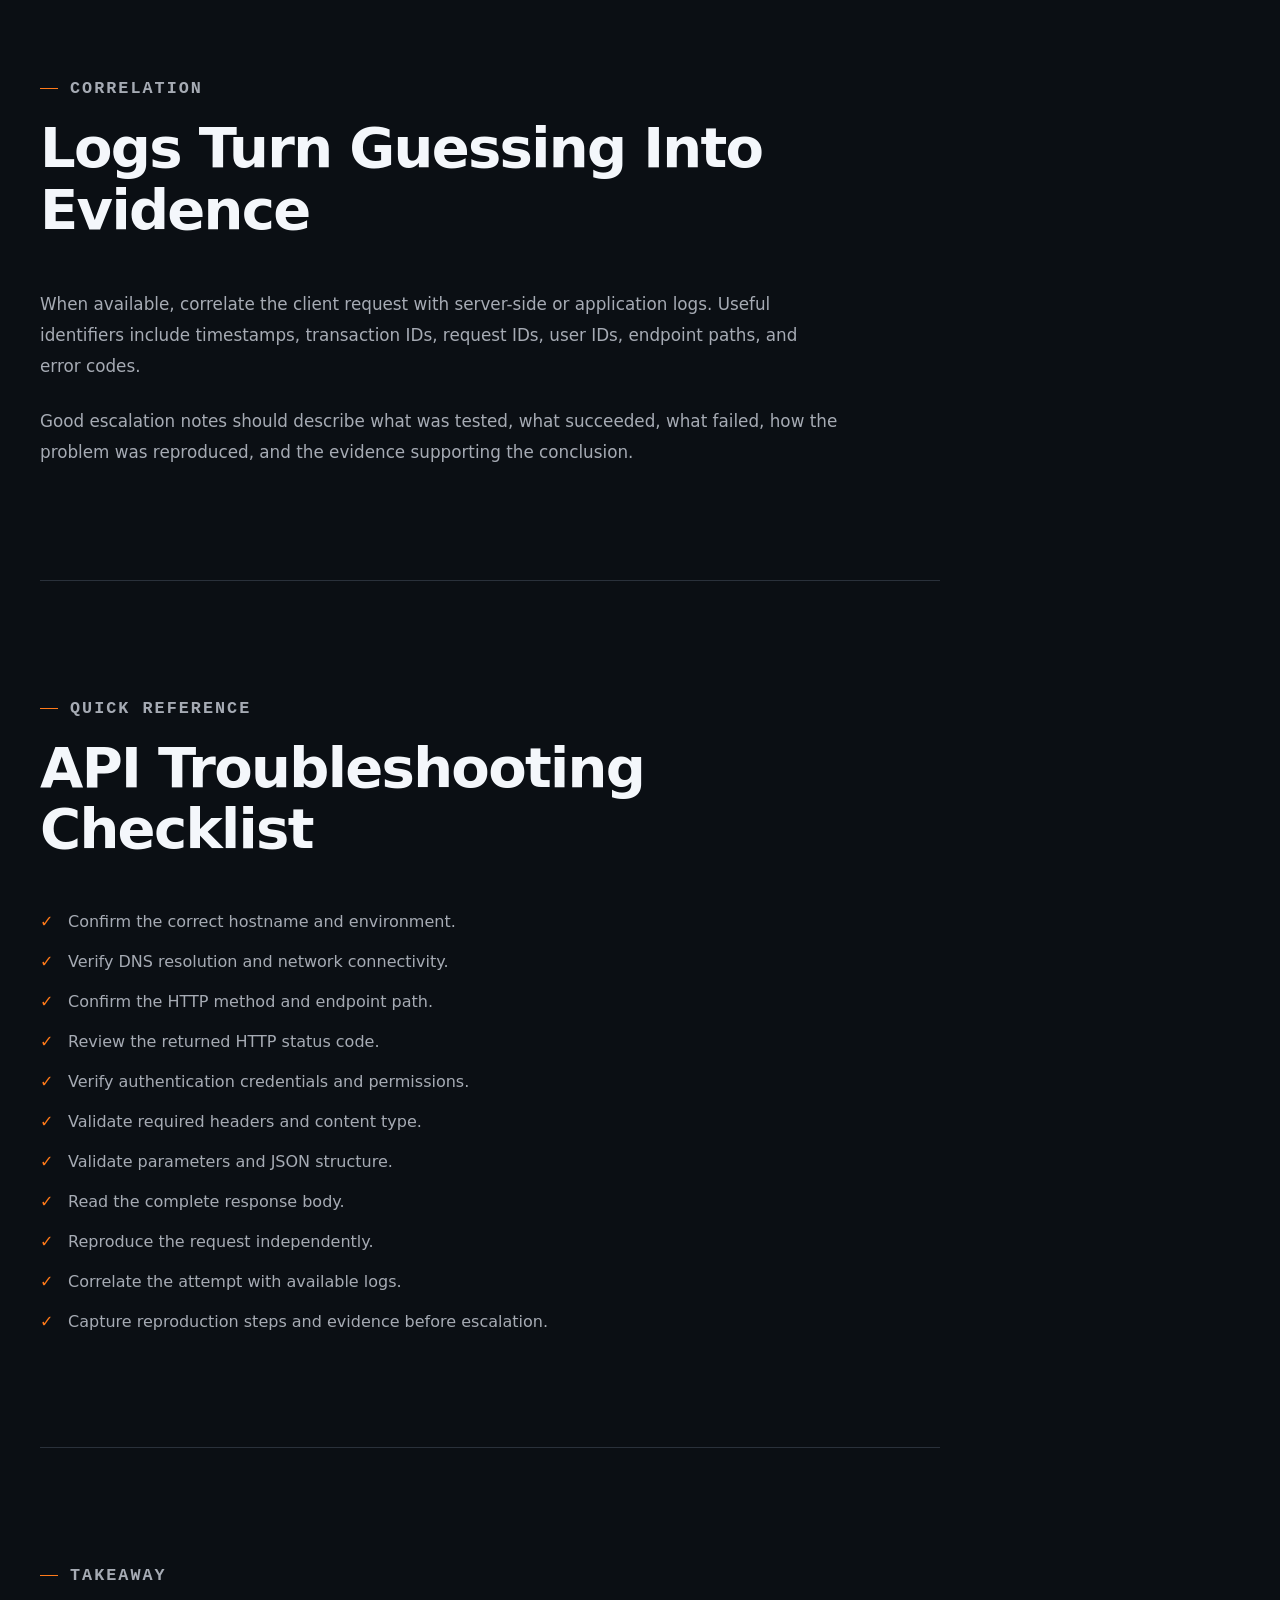
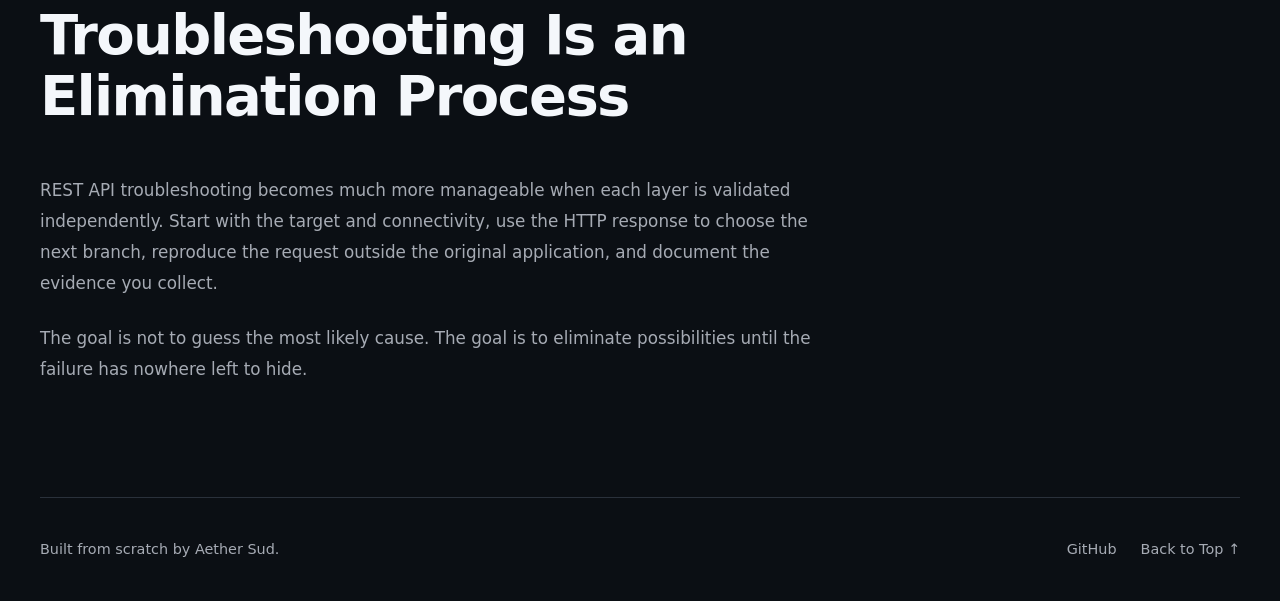
<file: writing/rest-api-troubleshooting/index.html>
<!DOCTYPE html>
<html lang="en">

<head>
    <meta charset="UTF-8">
    <meta name="viewport" content="width=device-width, initial-scale=1.0">

    <!-- >>> EDIT: Article title / SEO <<< -->
    <title>A Practical Approach to REST API Troubleshooting | Aether Sud</title>

    <meta
        name="description"
        content="A practical troubleshooting workflow for diagnosing REST API issues involving connectivity, authentication, HTTP status codes, payloads, and logs."
    >

    <link rel="stylesheet" href="../../css/main.css">
</head>

<body id="top">

    <header class="site-header">
        <nav class="navbar">

            <a href="../../index.html#home" class="logo">AETHER</a>

            <ul class="nav-links">
                <li><a href="../../index.html#projects">Projects</a></li>
                <li><a href="../../index.html#writing">Writing</a></li>
                <li><a href="../../index.html#experience">Experience</a></li>
                <li><a href="../../index.html#about">About</a></li>
            </ul>

            <a
                href="../../assets/documents/Aether_Sud_Resume.pdf"
                class="resume-link"
                target="_blank"
                rel="noopener noreferrer"
            >
                Resume
            </a>

            <button
                class="menu-toggle"
                type="button"
                aria-label="Open navigation menu"
                aria-expanded="false"
                aria-controls="mobile-menu"
            >
                <span></span>
                <span></span>
                <span></span>
            </button>

        </nav>

        <div class="mobile-menu" id="mobile-menu">
            <a href="../../index.html#projects">Projects</a>
            <a href="../../index.html#writing">Writing</a>
            <a href="../../index.html#experience">Experience</a>
            <a href="../../index.html#about">About</a>

            <a
                href="../../assets/documents/Aether_Sud_Resume.pdf"
                class="mobile-resume-link"
                target="_blank"
                rel="noopener noreferrer"
            >
                Resume
            </a>
        </div>
    </header>


    <main class="article-page">

        <!-- =================================================
             ARTICLE HERO
             ================================================= -->

        <section class="article-hero">

            <a
                href="../../index.html#writing"
                class="project-back-link"
            >
                ← Back to Writing
            </a>

            <p class="section-label">Troubleshooting Guide</p>

            <h1>A Practical Approach to REST API Troubleshooting</h1>

            <p class="article-lead">
                API failures are easier to diagnose when troubleshooting follows
                a consistent path. This guide walks through a practical workflow
                for isolating connectivity, authentication, request, response,
                and application-level problems.
            </p>

            <div class="project-tags">
                <span>REST</span>
                <span>HTTP</span>
                <span>JSON</span>
                <span>APIs</span>
                <span>Troubleshooting</span>
            </div>

        </section>


        <!-- =================================================
             INTRODUCTION
             ================================================= -->

        <article class="article-content">

            <section class="article-section">

                <p class="section-label">Start Here</p>
                <h2>Don't Troubleshoot Everything at Once</h2>

                <p>
                    When an API request fails, the fastest approach is usually to
                    narrow the problem one layer at a time. A failed request can
                    originate from networking, DNS, TLS, authentication, request
                    formatting, application logic, rate limiting, or the remote
                    service itself.
                </p>

                <p>
                    Instead of changing multiple variables at once, establish
                    what is working first, then move progressively closer to the
                    application layer.
                </p>

            </section>


            <!-- =================================================
                 WORKFLOW
                 ================================================= -->

            <section class="article-section">

                <p class="section-label">Workflow</p>
                <h2>A Reliable Troubleshooting Order</h2>

                <div class="article-steps">

                    <article class="article-step">
                        <span>01</span>
                        <div>
                            <h3>Confirm the Target</h3>
                            <p>
                                Verify the hostname, base URL, endpoint path,
                                HTTP method, and environment before investigating
                                anything deeper.
                            </p>
                        </div>
                    </article>

                    <article class="article-step">
                        <span>02</span>
                        <div>
                            <h3>Verify Connectivity</h3>
                            <p>
                                Confirm DNS resolution, route availability, port
                                accessibility, and TLS connectivity.
                            </p>
                        </div>
                    </article>

                    <article class="article-step">
                        <span>03</span>
                        <div>
                            <h3>Inspect the HTTP Response</h3>
                            <p>
                                Status codes often tell you which troubleshooting
                                branch to follow next.
                            </p>
                        </div>
                    </article>

                    <article class="article-step">
                        <span>04</span>
                        <div>
                            <h3>Validate Authentication</h3>
                            <p>
                                Check tokens, API keys, headers, expiration,
                                permissions, scopes, and environment mismatches.
                            </p>
                        </div>
                    </article>

                    <article class="article-step">
                        <span>05</span>
                        <div>
                            <h3>Validate the Request</h3>
                            <p>
                                Compare headers, parameters, content type, and
                                JSON structure against the API's expected schema.
                            </p>
                        </div>
                    </article>

                    <article class="article-step">
                        <span>06</span>
                        <div>
                            <h3>Inspect the Response Body</h3>
                            <p>
                                Error payloads frequently contain more useful
                                detail than the status code alone.
                            </p>
                        </div>
                    </article>

                    <article class="article-step">
                        <span>07</span>
                        <div>
                            <h3>Reproduce Independently</h3>
                            <p>
                                Test the same request outside the original
                                application to isolate client-side behavior.
                            </p>
                        </div>
                    </article>

                    <article class="article-step">
                        <span>08</span>
                        <div>
                            <h3>Correlate With Logs</h3>
                            <p>
                                Use timestamps, request IDs, and application logs
                                to connect client behavior with server-side events.
                            </p>
                        </div>
                    </article>

                </div>

            </section>


            <!-- =================================================
                 STATUS CODES
                 ================================================= -->

            <section class="article-section">

                <p class="section-label">HTTP</p>
                <h2>Use Status Codes as Directional Clues</h2>

                <div class="status-grid">

                    <article class="status-card">
                        <strong>400</strong>
                        <h3>Bad Request</h3>
                        <p>
                            Look closely at JSON syntax, required fields,
                            parameter names, values, and content type.
                        </p>
                    </article>

                    <article class="status-card">
                        <strong>401</strong>
                        <h3>Unauthorized</h3>
                        <p>
                            Investigate credentials, token expiration,
                            authentication headers, and environment selection.
                        </p>
                    </article>

                    <article class="status-card">
                        <strong>403</strong>
                        <h3>Forbidden</h3>
                        <p>
                            Authentication may have succeeded, but the caller may
                            lack permission for the requested resource or action.
                        </p>
                    </article>

                    <article class="status-card">
                        <strong>404</strong>
                        <h3>Not Found</h3>
                        <p>
                            Confirm the endpoint path, API version, resource ID,
                            environment, and HTTP method.
                        </p>
                    </article>

                    <article class="status-card">
                        <strong>429</strong>
                        <h3>Too Many Requests</h3>
                        <p>
                            Check documented rate limits and implement retry or
                            backoff behavior where appropriate.
                        </p>
                    </article>

                    <article class="status-card">
                        <strong>5xx</strong>
                        <h3>Server Error</h3>
                        <p>
                            Reproduce the request, capture timestamps and request
                            identifiers, then determine whether the issue is
                            transient or consistently reproducible.
                        </p>
                    </article>

                </div>

            </section>


            <!-- =================================================
                 EXAMPLE REQUEST
                 ================================================= -->

            <section class="article-section">

                <p class="section-label">Example</p>
                <h2>Inspect the Request Before Blaming the API</h2>

                <p>
                    Consider a simple POST request that sends JSON to an API:
                </p>

                <div class="code-window">

                    <div class="code-header">
                        <span>HTTP Request</span>
                    </div>

                    <pre><code>POST /v1/example HTTP/1.1
Host: api.example.com
Authorization: Bearer &lt;token&gt;
Content-Type: application/json

{
    "name": "Aether",
    "enabled": true
}</code></pre>

                </div>

                <p>
                    If the server returns a 400 response, compare the payload
                    against the API schema before changing authentication,
                    network configuration, or unrelated application settings.
                </p>

            </section>


            <!-- =================================================
                 INDEPENDENT REPRODUCTION
                 ================================================= -->

            <section class="article-section">

                <p class="section-label">Isolation</p>
                <h2>Reproduce the Request Outside the Application</h2>

                <p>
                    One of the most useful troubleshooting steps is reproducing
                    the request independently. This helps determine whether the
                    failure belongs to the API request itself or to the
                    application generating it.
                </p>

                <div class="code-window">

                    <div class="code-header">
                        <span>Python Example</span>
                    </div>

                    <pre><code>import requests

url = "https://api.example.com/v1/example"

payload = {
    "name": "Aether",
    "enabled": True,
}

response = requests.post(
    url,
    json=payload,
    timeout=15,
)

print(response.status_code)
print(response.text)</code></pre>

                </div>

                <p>
                    If the standalone request succeeds while the application
                    fails, the problem is likely somewhere in the application's
                    request construction, environment, configuration, or runtime
                    behavior.
                </p>

            </section>


            <!-- =================================================
                 LOGGING
                 ================================================= -->

            <section class="article-section">

                <p class="section-label">Correlation</p>
                <h2>Logs Turn Guessing Into Evidence</h2>

                <p>
                    When available, correlate the client request with server-side
                    or application logs. Useful identifiers include timestamps,
                    transaction IDs, request IDs, user IDs, endpoint paths, and
                    error codes.
                </p>

                <p>
                    Good escalation notes should describe what was tested, what
                    succeeded, what failed, how the problem was reproduced, and
                    the evidence supporting the conclusion.
                </p>

            </section>


            <!-- =================================================
                 TROUBLESHOOTING CHECKLIST
                 ================================================= -->

            <section class="article-section">

                <p class="section-label">Quick Reference</p>
                <h2>API Troubleshooting Checklist</h2>

                <ul class="article-checklist">
                    <li>Confirm the correct hostname and environment.</li>
                    <li>Verify DNS resolution and network connectivity.</li>
                    <li>Confirm the HTTP method and endpoint path.</li>
                    <li>Review the returned HTTP status code.</li>
                    <li>Verify authentication credentials and permissions.</li>
                    <li>Validate required headers and content type.</li>
                    <li>Validate parameters and JSON structure.</li>
                    <li>Read the complete response body.</li>
                    <li>Reproduce the request independently.</li>
                    <li>Correlate the attempt with available logs.</li>
                    <li>Capture reproduction steps and evidence before escalation.</li>
                </ul>

            </section>


            <!-- =================================================
                 FINAL THOUGHT
                 ================================================= -->

            <section class="article-section">

                <p class="section-label">Takeaway</p>
                <h2>Troubleshooting Is an Elimination Process</h2>

                <p>
                    REST API troubleshooting becomes much more manageable when
                    each layer is validated independently. Start with the target
                    and connectivity, use the HTTP response to choose the next
                    branch, reproduce the request outside the original
                    application, and document the evidence you collect.
                </p>

                <p>
                    The goal is not to guess the most likely cause. The goal is
                    to eliminate possibilities until the failure has nowhere
                    left to hide.
                </p>

            </section>

        </article>

    </main>


    <footer class="site-footer">

        <div class="footer-content">

            <p>Built from scratch by Aether Sud.</p>

            <div class="footer-links">
                <a href="https://github.com/aetherlumen">GitHub</a>
                <a href="#top">Back to Top ↑</a>
            </div>

        </div>

    </footer>

    <script src="../../js/main.js"></script>

</body>

</html>
</file>
<file: css/main.css>
/* =========================================================
   01. THEME & DESIGN TOKENS
   ========================================================= */

:root {
    /* Core colors */
    --bg: #0b0f14;
    --surface: #121821;
    --surface-light: #18212c;

    --text: #f4f7fb;
    --text-muted: #a6abb4;

    /* >>> EDIT: Brand palette <<< */
    --accent: #ff7a1a;              /* Main orange */
    --accent-secondary: #b56dff;   /* Purple */

    --border: #2a313b;
    --border-light: rgba(255, 255, 255, 0.08);

    /* >>> EDIT: Shape language <<<
       Smaller radii = more technical/editorial,
       less SaaS-template looking.
    */
    --radius: 8px;
    --radius-small: 4px;

    --max-width: 1200px;

    /* >>> EDIT: Technical/metadata font <<< */
    --font-mono:
        "Cascadia Code",
        "Fira Code",
        Consolas,
        monospace;
}


/* =========================================================
   02. GLOBAL / RESET
   ========================================================= */

* {
    box-sizing: border-box;
    margin: 0;
    padding: 0;
}

html {
    scroll-behavior: smooth;
}

body {
    position: relative;
    overflow-x: hidden;

    background:
        radial-gradient(circle at top left,
            rgba(255, 138, 61, 0.05),
            transparent 35%),
        radial-gradient(circle at top right,
            rgba(155, 92, 255, 0.05),
            transparent 35%),
        var(--bg);

    color: var(--text);

    /* >>> EDIT: Global font stack <<< */
    font-family:
        Inter,
        system-ui,
        -apple-system,
        BlinkMacSystemFont,
        "Segoe UI",
        sans-serif;

    line-height: 1.6;
}

a {
    color: inherit;
    text-decoration: none;
}

ul {
    list-style: none;
}

main {
    width: min(100% - 2rem, var(--max-width));
    margin-inline: auto;
}


/* =========================================================
   03. AMBIENT BACKGROUND LIGHTING
   ========================================================= */

/*
   >>> EDIT: Interactive glow controls <<<

   --glow-x / --glow-y:
   Updated by JavaScript based on cursor position.

   opacity:
   Controls overall brightness.

   blur:
   Controls softness.

   width / height:
   Controls glow size.
*/

:root {
    --glow-x: 18%;
    --glow-y: 22%;
}

body::before,
body::after {
    content: "";

    position: fixed;

    width: 36rem;
    height: 36rem;

    border-radius: 50%;

    filter: blur(110px);
    opacity: 0.22;

    pointer-events: none;
    z-index: -1;
}

/* Orange / coral glow follows cursor on desktop */
body::before {
    top: var(--glow-y);
    left: var(--glow-x);

    background:
        radial-gradient(circle,
            rgba(255, 138, 61, 0.9) 0%,
            rgba(255, 107, 107, 0.55) 45%,
            transparent 75%);

    transform: translate(-50%, -50%);
}

/* Purple glow remains autonomous */
body::after {
    top: 35%;
    right: -12%;

    background:
        radial-gradient(circle,
            rgba(155, 92, 255, 0.9) 0%,
            rgba(184, 117, 255, 0.55) 45%,
            transparent 75%);

    animation: glow-purple 22s ease-in-out infinite alternate;
}

@keyframes glow-purple {
    0% {
        transform: translate(0, 0) scale(1);
    }

    50% {
        transform: translate(-8vw, -6vh) scale(1.1);
    }

    100% {
        transform: translate(-4vw, 16vh) scale(0.9);
    }
}


/* =========================================================
   04. NAVIGATION
   ========================================================= */

.site-header {
    position: sticky;
    top: 0;
    z-index: 100;

    background: rgba(11, 15, 20, 0.72);
    backdrop-filter: blur(16px);

    border-bottom: 1px solid rgba(255, 255, 255, 0.06);
}

.navbar {
    width: min(100% - 2rem, var(--max-width));
    margin-inline: auto;

    min-height: 72px;

    display: flex;
    align-items: center;
    justify-content: space-between;

    gap: 2rem;
}

.logo {
    font-weight: 800;
    letter-spacing: 0.12em;
}

.nav-links {
    display: flex;
    align-items: center;

    gap: 2rem;

    color: var(--text-muted);
}

.nav-links a {
    transition: color 0.2s ease;
}

.nav-links a:hover {
    color: var(--accent);
}

.resume-link {
    padding: 0.55rem 1rem;

    border: 1px solid var(--border);
    border-radius: 999px;

    transition:
        border-color 0.2s ease,
        background 0.2s ease,
        color 0.2s ease;
}

.resume-link:hover {
    border-color: var(--accent);
    background: var(--surface);

    color: var(--accent);
}

/* =========================================================
   04A. MOBILE NAVIGATION
   ========================================================= */

/* Hidden on desktop */
.menu-toggle {
    display: none;

    width: 42px;
    height: 42px;

    padding: 0;

    background: transparent;

    border: 1px solid var(--border);
    border-radius: 10px;

    cursor: pointer;
}

/* Hamburger lines */
.menu-toggle span {
    display: block;

    width: 18px;
    height: 2px;

    margin: 4px auto;

    background: var(--text);

    transition:
        transform 0.25s ease,
        opacity 0.25s ease;
}

/* Mobile menu container */
.mobile-menu {
    display: none;

    padding: 1rem;

    background: rgba(11, 15, 20, 0.92);
    backdrop-filter: blur(18px);

    border-top: 1px solid rgba(255, 255, 255, 0.06);
}

.mobile-menu a {
    display: block;

    padding: 0.85rem 0;

    color: var(--text-muted);

    font-weight: 600;
}

.mobile-menu a:hover {
    color: var(--accent);
}

/* Applied by JavaScript when menu is opened */
.mobile-menu.is-open {
    display: block;
}

/* Animate hamburger into an X */
.menu-toggle.is-open span:nth-child(1) {
    transform: translateY(6px) rotate(45deg);
}

.menu-toggle.is-open span:nth-child(2) {
    opacity: 0;
}

.menu-toggle.is-open span:nth-child(3) {
    transform: translateY(-6px) rotate(-45deg);
}


/* =========================================================
   05. HERO
   ========================================================= */

.hero {
    min-height: calc(100vh - 72px);

    display: flex;
    align-items: center;

    padding-block: 6rem;
}

.hero-content {
    max-width: 850px;
}

.hero-label {
    color: var(--accent-secondary);

    font-size: 0.9rem;
    font-weight: 600;

    letter-spacing: 0.08em;
    text-transform: uppercase;

    margin-bottom: 1.25rem;
}

.hero h1 {
    font-size: clamp(3.5rem, 10vw, 7rem);

    line-height: 0.95;
    letter-spacing: -0.05em;

    margin-bottom: 1.5rem;
}

.hero h2 {
    font-size: clamp(1.8rem, 4vw, 3rem);

    line-height: 1.15;

    color: var(--text-muted);

    margin-bottom: 1.5rem;
}

.hero-description {
    max-width: 700px;

    font-size: 1.1rem;
    color: var(--text-muted);

    margin-bottom: 2rem;
}

.hero-actions {
    display: flex;
    flex-wrap: wrap;

    gap: 1rem;
}

.hero-actions a {
    padding: 0.8rem 1.3rem;

    border: 1px solid var(--border);
    border-radius: 8px;

    font-weight: 600;

    transition:
        transform 0.2s ease,
        border-color 0.2s ease,
        background 0.2s ease,
        color 0.2s ease;
}

.hero-actions a:hover {
    transform: translateY(-2px);

    border-color: var(--accent);
    background: var(--surface);

    color: var(--accent);
}


/* =========================================================
   05A. HERO NETWORK CANVAS
   ========================================================= */

/*
   Decorative network field behind the hero content.

   >>> EDIT: Canvas opacity <<<
   Lower = more subtle.
   Raise carefully if you want the effect more visible.
*/

.hero {
    position: relative;

    /*
       >>> EDIT: Full-width hero breakout <<<

       The rest of <main> is capped at --max-width.
       These two lines allow only the hero to span
       the entire browser viewport.
    */
    width: 100vw;
    margin-left: calc(50% - 50vw);

    min-height: calc(100vh - 72px);

    display: flex;
    align-items: center;

    padding-block: 6rem;

    overflow: hidden;
}

/*
   Full-viewport decorative network layer.

   >>> EDIT: opacity controls overall constellation visibility.
*/

.network-canvas {
    position: absolute;

    top: 0;
    left: 50%;

    width: 100vw;
    height: 100%;

    transform: translateX(-50%);

    opacity: 0.36;

    pointer-events: none;
    z-index: 0;
}

/*
   Keeps hero text aligned with the site's normal content width
   while allowing the canvas/background to remain full-screen.
*/
.hero-inner {
    position: relative;
    z-index: 1;

    width: min(100% - 2rem, var(--max-width));
    margin-inline: auto;
}

.hero-content {
    position: relative;
    z-index: 1;

    max-width: 850px;
}


/* =========================================================
   06. SHARED SECTION STYLING
   ========================================================= */

section:not(.hero) {
    padding-block: 7rem;

    border-top: 1px solid var(--border);
}

section:not(.hero)>h2 {
    font-size: clamp(2rem, 5vw, 3.5rem);

    line-height: 1.1;
    letter-spacing: -0.03em;

    margin-bottom: 3rem;
}

.section-label {
    display: flex;
    align-items: center;

    gap: 0.75rem;

    margin-bottom: 0.8rem;

    color: var(--accent-secondary);

    font-family: var(--font-mono);
    font-size: 0.72rem;
    font-weight: 700;

    letter-spacing: 0.12em;
    text-transform: uppercase;
}

/* Small technical marker */
.section-label::before {
    content: "";

    width: 18px;
    height: 1px;

    background: var(--accent);
}


/* =========================================================
   07. FEATURED PROJECTS
   ========================================================= */

.project-grid {
    display: grid;

    grid-template-columns: repeat(3, 1fr);

    gap: 1.25rem;
}

.project-card {
    min-height: 280px;

    display: flex;
    flex-direction: column;

    padding: 2rem;

    background: rgba(18, 24, 33, 0.48);
    backdrop-filter: blur(10px);

    border: 1px solid var(--border);
    border-radius: var(--radius);

    border-top: 2px solid transparent;

    transition:
        transform 0.25s ease,
        border-color 0.25s ease,
        background 0.25s ease;
}

.project-card:hover {
    transform: translateY(-3px);

    background: rgba(18, 24, 33, 0.68);

    border-color: var(--border);
    border-top-color: var(--accent);
}

.project-category {
    color: var(--accent-secondary);

    font-size: 0.8rem;
    font-weight: 700;

    letter-spacing: 0.08em;
    text-transform: uppercase;

    margin-bottom: 1.25rem;
}

.project-card h3 {
    font-size: 1.5rem;
    line-height: 1.2;

    margin-bottom: 1rem;
}

.project-description {
    color: var(--text-muted);
}

/* =========================================================
   INLINE TECHNOLOGY LABELS
   Shared by projects and writing cards.
   ========================================================= */

/*
   Replaces rounded "pill" tags with a more editorial /
   technical metadata treatment.

   Example:
   PYTHON / REST API / JSON / AUTOMATION
*/

.project-tags,
.writing-tags {
    display: flex;
    flex-wrap: wrap;
    align-items: center;

    gap: 0;

    margin-top: 1.5rem;
}

.project-tags span,
.writing-tags span {
    padding: 0;

    background: transparent;
    border: 0;
    border-radius: 0;

    color: var(--text-muted);

    font-family: var(--font-mono);
    font-size: 0.72rem;
    font-weight: 600;

    letter-spacing: 0.04em;
    text-transform: uppercase;
}

/* Separator between technologies */
.project-tags span:not(:last-child)::after,
.writing-tags span:not(:last-child)::after {
    content: "/";

    margin-inline: 0.65rem;

    color: var(--accent);
}

.project-links {
    display: flex;

    gap: 1rem;

    margin-top: auto;
    padding-top: 2rem;
}

.project-links a {
    color: var(--accent);

    font-weight: 600;
}

.project-links a:hover {
    text-decoration: underline;
}


/* =========================================================
   08. WRITING & DOCUMENTATION
   Featured technical articles, guides, and lab notes.
   ========================================================= */

.writing {
    padding: 7rem 0;
}

.writing .section-heading {
    max-width: 760px;
    margin-bottom: 3rem;
}

.section-description {
    max-width: 700px;

    margin-top: 1rem;

    color: var(--text-muted);

    font-size: 1.05rem;
    line-height: 1.8;
}


/* ---------------------------------------------------------
   Writing Card Grid
   --------------------------------------------------------- */

.writing-grid {
    display: grid;
    grid-template-columns: repeat(3, 1fr);

    gap: 1.25rem;
}


/* ---------------------------------------------------------
   Individual Writing Card
   --------------------------------------------------------- */

.writing-card {
    display: flex;
    flex-direction: column;

    min-height: 300px;

    padding: 2rem 0;

    background: transparent;

    border: 0;
    border-top: 1px solid var(--border);
    border-radius: 0;

    transition:
        border-color 0.2s ease,
        transform 0.2s ease;
}

.writing-card:hover {
    transform: translateY(-2px);

    border-top-color: var(--accent);
}


/* ---------------------------------------------------------
   Writing Card Content
   --------------------------------------------------------- */

.writing-type {
    margin-bottom: 1.25rem;

    color: var(--accent-purple);

    font-size: 0.75rem;
    font-weight: 700;

    letter-spacing: 0.08em;
}

.writing-card h3 {
    margin-bottom: 1rem;

    font-size: 1.35rem;
    line-height: 1.3;
}

.writing-card>p:not(.writing-type) {
    color: var(--text-muted);

    line-height: 1.7;
}


/* ---------------------------------------------------------
   Writing Tags
   --------------------------------------------------------- */

.writing-tags {
    display: flex;
    flex-wrap: wrap;

    gap: 0.5rem;

    margin-top: 1.5rem;
}


/* ---------------------------------------------------------
   Writing Links
   --------------------------------------------------------- */

.writing-link {
    margin-top: auto;
    padding-top: 2rem;

    color: var(--accent-orange);

    font-weight: 600;

    text-decoration: none;
}

.writing-link:hover {
    text-decoration: underline;
}


/* =========================================================
   09. EXPERIENCE TIMELINE
   Career progression with technical focus.
   ========================================================= */

.timeline {
    position: relative;

    max-width: 900px;

    margin-top: 3rem;
    padding-left: 2rem;
}

.timeline::before {
    content: "";

    position: absolute;

    top: 0;
    bottom: 0;
    left: 5px;

    width: 1px;

    background:
        linear-gradient(
            to bottom,
            var(--accent),
            var(--border) 15%,
            var(--border) 85%,
            var(--accent-secondary)
        );
}

.timeline-item {
    position: relative;

    padding-left: 2rem;
    padding-bottom: 3.5rem;
}

.timeline-item:last-child {
    padding-bottom: 0;
}


/* ---------------------------------------------------------
   Timeline Marker
   Diamond-style node reinforces the network/schematic theme.
   --------------------------------------------------------- */

.timeline-marker {
    position: absolute;

    top: 0.45rem;
    left: -2rem;

    width: 11px;
    height: 11px;

    background: var(--bg);

    border: 2px solid var(--accent);
    border-radius: 2px;

    transform: rotate(45deg);
}

.timeline-content {
    max-width: 760px;
}

.timeline-date {
    margin-bottom: 0.35rem;

    color: var(--accent-secondary);

    font-family: var(--font-mono);
    font-size: 0.75rem;
    font-weight: 700;

    letter-spacing: 0.08em;
    text-transform: uppercase;
}

.timeline-content h3 {
    margin-bottom: 0.2rem;

    font-size: 1.4rem;
    line-height: 1.2;
}

.timeline-company {
    margin-bottom: 0.7rem;

    color: var(--text-muted);

    font-weight: 600;
}


/* ---------------------------------------------------------
   Technical Focus
   >>> EDIT: Short scan-friendly skill summary for each role.
   --------------------------------------------------------- */

.timeline-focus {
    margin-bottom: 0.9rem;

    color: var(--accent);

    font-family: var(--font-mono);
    font-size: 0.72rem;
    font-weight: 600;

    letter-spacing: 0.04em;
    text-transform: uppercase;
}

.timeline-content > p:last-child,
.timeline-content > p:not(
    .timeline-date,
    .timeline-company,
    .timeline-focus
) {
    color: var(--text-muted);

    line-height: 1.75;
}

/* Give multiple descriptive paragraphs some breathing room */
.timeline-content > p + p:not(.timeline-focus) {
    margin-top: 0.8rem;
}


/* =========================================================
   10. ABOUT
   ========================================================= */

.about-grid {
    display: grid;

    grid-template-columns: minmax(0, 1.7fr) minmax(240px, 0.8fr);

    gap: 5rem;

    align-items: start;
}

.about-copy {
    max-width: 760px;
}

.about-copy p {
    color: var(--text-muted);

    font-size: 1.05rem;
    line-height: 1.85;

    margin-bottom: 1.5rem;
}

.about-copy .about-intro {
    color: var(--text);

    font-size: 1.35rem;
    line-height: 1.6;
}

.about-sidebar {
    padding-left: 1.5rem;

    border-left: 1px solid var(--border);
}

.about-sidebar-label {
    margin-bottom: 1.25rem;

    color: var(--accent-secondary);

    font-family: var(--font-mono);
    font-size: 0.72rem;
    font-weight: 700;

    letter-spacing: 0.08em;
}

.about-sidebar ul {
    display: grid;

    gap: 0.75rem;
}

.about-sidebar li {
    color: var(--text-muted);

    font-family: var(--font-mono);
    font-size: 0.82rem;
}

.about-sidebar li::before {
    content: "→";

    margin-right: 0.6rem;

    color: var(--accent);
}


/* =========================================================
   11. FOOTER
   ========================================================= */

.site-footer {
    width: min(100% - 2rem, var(--max-width));
    margin-inline: auto;

    padding-block: 2.5rem;

    color: var(--text-muted);

    font-size: 0.9rem;

    border-top: 1px solid var(--border);
}

.footer-content {
    display: flex;
    align-items: center;
    justify-content: space-between;

    gap: 2rem;
}

.footer-links {
    display: flex;
    gap: 1.5rem;
}

.footer-links a {
    transition: color 0.2s ease;
}

.footer-links a:hover {
    color: var(--accent);
}


/* =========================================================
   12. SCROLL REVEAL ANIMATIONS
   ========================================================= */

/*
   Elements with .reveal start slightly lower and transparent.
   JavaScript adds .is-visible when they enter the viewport.
*/

.reveal {
    opacity: 0;

    transform: translateY(24px);

    transition:
        opacity 0.6s ease,
        transform 0.6s ease;
}

.reveal.is-visible {
    opacity: 1;

    transform: translateY(0);
}

/*
   >>> EDIT: Stagger timing <<<
   Increase/decrease these delays if you want cards to appear
   more slowly or more quickly after one another.
*/

.reveal-delay-1 {
    transition-delay: 0.08s;
}

.reveal-delay-2 {
    transition-delay: 0.16s;
}

.reveal-delay-3 {
    transition-delay: 0.24s;
}



/* =========================================================
   13. PROJECT DETAIL PAGES
   ========================================================= */

/*
   Shared styling for individual portfolio case studies.

   >>> EDIT:
   -- Project content width
   -- Hero spacing
   -- Architecture card sizing
*/

.project-page {
    width: min(100% - 2rem, var(--max-width));
    margin-inline: auto;
}


/* -------Project Hero------- */

.project-hero {
    padding-block: 7rem 6rem;
}

.project-back-link {
    display: inline-block;

    margin-bottom: 3rem;

    color: var(--text-muted);

    font-size: 0.9rem;
    font-weight: 600;

    transition:
        color 0.2s ease,
        transform 0.2s ease;
}

.project-back-link:hover {
    color: var(--accent);

    transform: translateX(-3px);
}

.project-hero h1 {
    max-width: 950px;

    font-size: clamp(3rem, 8vw, 6rem);

    line-height: 0.95;
    letter-spacing: -0.05em;

    margin-bottom: 2rem;
}

.project-lead {
    max-width: 800px;

    color: var(--text-muted);

    font-size: clamp(1.15rem, 2vw, 1.4rem);

    margin-bottom: 2rem;
}


/* -------Project Metadata------- */

.project-meta {
    display: flex;
    flex-wrap: wrap;

    gap: 3rem;

    margin-top: 3rem;
    padding-top: 2rem;

    border-top: 1px solid var(--border);
}

.project-meta-label {
    display: block;

    color: var(--accent-secondary);

    font-size: 0.75rem;
    font-weight: 700;

    letter-spacing: 0.08em;
    text-transform: uppercase;

    margin-bottom: 0.25rem;
}

.project-meta p {
    color: var(--text-muted);
}


/* -------Shared Project Sections------- */

.project-section {
    padding-block: 6rem;

    border-top: 1px solid var(--border);
}

.project-section>h2 {
    max-width: 800px;

    font-size: clamp(2rem, 5vw, 3.5rem);

    line-height: 1.1;
    letter-spacing: -0.03em;

    margin-bottom: 2rem;
}

.project-section>p,
.project-story {
    max-width: 800px;

    color: var(--text-muted);

    font-size: 1.08rem;
}

.project-section>p+p,
.project-story p+p {
    margin-top: 1.5rem;
}


/* -------Architecture Flow------- */

.architecture-flow {
    display: grid;

    grid-template-columns:
        minmax(0, 1fr) auto minmax(0, 1fr) auto minmax(0, 1fr) auto minmax(0, 1fr);

    align-items: stretch;

    gap: 1rem;

    margin-top: 3rem;
}

.architecture-node {
    padding: 1.5rem;

    background: rgba(18, 24, 33, 0.72);
    backdrop-filter: blur(14px);

    border: 1px solid rgba(255, 255, 255, 0.08);
    border-radius: var(--radius);
}

.architecture-node>span {
    display: inline-block;

    color: var(--accent-secondary);

    font-size: 0.75rem;
    font-weight: 700;

    margin-bottom: 1rem;
}

.architecture-node h3 {
    margin-bottom: 0.75rem;
}

.architecture-node p {
    color: var(--text-muted);

    font-size: 0.9rem;
}

.architecture-arrow {
    display: flex;
    align-items: center;

    color: var(--accent);

    font-size: 1.5rem;
}


/* -------Technical Detail Cards------- */

.project-detail-grid {
    display: grid;

    grid-template-columns: repeat(2, 1fr);

    gap: 1rem;

    margin-top: 3rem;
}

.project-detail-card {
    padding: 2rem;

    background: rgba(18, 24, 33, 0.72);

    border: 1px solid rgba(255, 255, 255, 0.08);
    border-radius: var(--radius);
}

.project-detail-card h3 {
    margin-bottom: 0.75rem;
}

.project-detail-card p {
    color: var(--text-muted);
}


/* -------Project Actions------- */

.project-actions {
    margin-top: 2rem;
}

/* -------Terminal/Sample Output------- */

.terminal-window {
    max-width: 900px;

    margin-top: 2.5rem;

    overflow: hidden;

    background: #080b0f;

    border: 1px solid var(--border);
    border-radius: var(--radius);

    box-shadow: 0 20px 60px rgba(0, 0, 0, 0.25);
}

.terminal-header {
    display: flex;
    align-items: center;

    gap: 0.5rem;

    padding: 0.85rem 1rem;

    background: var(--surface);

    border-bottom: 1px solid var(--border);
}

.terminal-header span {
    width: 10px;
    height: 10px;

    border-radius: 50%;

    background: var(--text-muted);

    opacity: 0.45;
}

.terminal-header p {
    margin-left: 0.5rem;

    color: var(--text-muted);

    font-size: 0.8rem;
}

.terminal-output {
    padding: 1.5rem;

    overflow-x: auto;

    color: var(--text);

    font-family:
        "Cascadia Code",
        "Fira Code",
        Consolas,
        monospace;

    font-size: 0.9rem;
    line-height: 1.8;
}


/* =========================================================
   14. ARTICLE / TECHNICAL WRITING PAGES
   Reusable layout for guides, documentation, and blog posts.
   ========================================================= */

/* >>> EDIT: Main readable article width <<< */
.article-page {
    width: min(100% - 2rem, var(--max-width));
    margin-inline: auto;
}


/* ---------------------------------------------------------
   Article Hero
   --------------------------------------------------------- */

.article-hero {
    max-width: 950px;

    padding-block: 7rem 5rem;
}

.article-hero h1 {
    max-width: 950px;

    margin-bottom: 2rem;

    font-size: clamp(3rem, 7vw, 5.75rem);

    line-height: 0.98;
    letter-spacing: -0.05em;
}

.article-lead {
    max-width: 800px;

    color: var(--text-muted);

    font-size: clamp(1.15rem, 2vw, 1.4rem);
    line-height: 1.7;

    margin-bottom: 2rem;
}


/* ---------------------------------------------------------
   Main Article Content
   --------------------------------------------------------- */

/*
   >>> EDIT: Reading width <<<
   ~800px keeps long-form text comfortable on desktop.
*/

.article-content {
    max-width: 900px;
}

.article-section {
    padding-block: 5rem;

    border-top: 1px solid var(--border);
}

.article-section h2 {
    max-width: 800px;

    margin-bottom: 2rem;

    font-size: clamp(2rem, 4vw, 3rem);

    line-height: 1.15;
    letter-spacing: -0.03em;
}

.article-section>p {
    max-width: 800px;

    color: var(--text-muted);

    font-size: 1.05rem;
    line-height: 1.85;
}

.article-section>p+p {
    margin-top: 1.5rem;
}


/* ---------------------------------------------------------
   Troubleshooting Steps
   Editorial / field-manual layout
   --------------------------------------------------------- */

.article-steps {
    display: grid;

    margin-top: 3rem;

    border-bottom: 1px solid var(--border);
}

.article-step {
    display: grid;

    grid-template-columns: 70px minmax(0, 1fr);

    gap: 2rem;

    padding-block: 1.75rem;

    background: transparent;

    border: 0;
    border-top: 1px solid var(--border);
    border-radius: 0;

    transition:
        border-color 0.2s ease,
        padding-left 0.2s ease;
}

/* Subtle movement rather than floating-card movement */
.article-step:hover {
    padding-left: 0.5rem;

    border-top-color: var(--accent);
}

.article-step > span {
    color: var(--accent-secondary);

    font-family: var(--font-mono);
    font-size: 0.8rem;
    font-weight: 700;

    letter-spacing: 0.08em;
}

.article-step h3 {
    margin-bottom: 0.45rem;

    font-size: 1.15rem;
}

.article-step p {
    max-width: 720px;

    color: var(--text-muted);

    line-height: 1.7;
}


/* ---------------------------------------------------------
   HTTP Status Reference
   --------------------------------------------------------- */

.status-grid {
    display: grid;

    grid-template-columns: repeat(2, 1fr);

    gap: 1px;

    margin-top: 3rem;

    background: var(--border);
    border: 1px solid var(--border);
}

.status-card {
    padding: 2rem;

    background: var(--bg);

    border: 0;
    border-radius: 0;

    transition: background 0.2s ease;
}

.status-card:hover {
    background: rgba(255, 122, 26, 0.025);
}

.status-card strong {
    display: block;

    margin-bottom: 1rem;

    color: var(--accent);

    font-family: var(--font-mono);
    font-size: 1.6rem;
    font-weight: 700;
}

.status-card h3 {
    margin-bottom: 0.65rem;
}

.status-card p {
    color: var(--text-muted);

    line-height: 1.7;
}


/* ---------------------------------------------------------
   Code Examples
   --------------------------------------------------------- */

/*
   >>> EDIT: Code font stack <<<
   Add your preferred monospace font here later if desired.
*/

.code-window {
    max-width: 900px;

    margin-block: 2rem;

    overflow: hidden;

    background: #080b0f;

    border: 1px solid var(--border);
    border-radius: var(--radius);

    box-shadow: 0 20px 60px rgba(0, 0, 0, 0.2);
}

.code-header {
    padding: 0.8rem 1rem;

    background: var(--surface);

    color: var(--text-muted);

    border-bottom: 1px solid var(--border);

    font-size: 0.8rem;
    font-weight: 600;
}

.code-window pre {
    padding: 1.5rem;

    overflow-x: auto;
}

.code-window code {
    color: var(--text);

    font-family:
        "Cascadia Code",
        "Fira Code",
        Consolas,
        monospace;

    font-size: 0.9rem;
    line-height: 1.8;
}


/* ---------------------------------------------------------
   Article Checklist
   --------------------------------------------------------- */

.article-checklist {
    display: grid;

    gap: 0.8rem;

    max-width: 800px;

    margin-top: 2rem;
}

.article-checklist li {
    position: relative;

    padding-left: 1.75rem;

    color: var(--text-muted);

    line-height: 1.7;
}

.article-checklist li::before {
    content: "✓";

    position: absolute;

    left: 0;

    color: var(--accent);

    font-weight: 700;
}


/* =========================================================
   15. RESPONSIVE / MOBILE
   ========================================================= */

/*
   >>> EDIT: Main mobile breakpoint <<<
   Raise/lower this value if the layout switches too early or late.
*/

@media (max-width: 850px) {

    .nav-links,
    .resume-link {
        display: none;
    }

    .menu-toggle {
        display: block;
    }

    .project-grid {
        grid-template-columns: 1fr;
    }

    .hero {
        min-height: auto;
        padding-block: 7rem;
    }

    .hero h1 {
        font-size: clamp(3.5rem, 16vw, 6rem);
    }

    .footer-content {
        flex-direction: column;
        align-items: flex-start;

        gap: 1rem;
    }

    /* Project detail pages */
    .project-hero {
        padding-block: 5rem;
    }

    .project-meta {
        gap: 1.5rem;
    }

    .architecture-flow {
        grid-template-columns: 1fr;
    }

    .architecture-arrow {
        justify-content: center;

        transform: rotate(90deg);
    }

    .project-detail-grid {
        grid-template-columns: 1fr;
    }

    .writing-grid {
        grid-template-columns: 1fr;
    }

    .writing-card {
        min-height: auto;
    }

    /* Technical article pages */
    .article-hero {
        padding-block: 5rem 4rem;
    }

    .article-section {
        padding-block: 4rem;
    }

    .status-grid {
        grid-template-columns: 1fr;
    }

    .article-step {
        grid-template-columns: 45px 1fr;

        padding: 1.25rem;
    }
}

/* =========================================================
   16. ACCESSIBILITY
   ========================================================= */

@media (prefers-reduced-motion: reduce) {

    *,
    *::before,
    *::after {
        animation-duration: 0.01ms !important;
        animation-iteration-count: 1 !important;

        scroll-behavior: auto !important;
    }

    .reveal {
        opacity: 1 !important;
        transform: none !important;
    }
}
</file>
